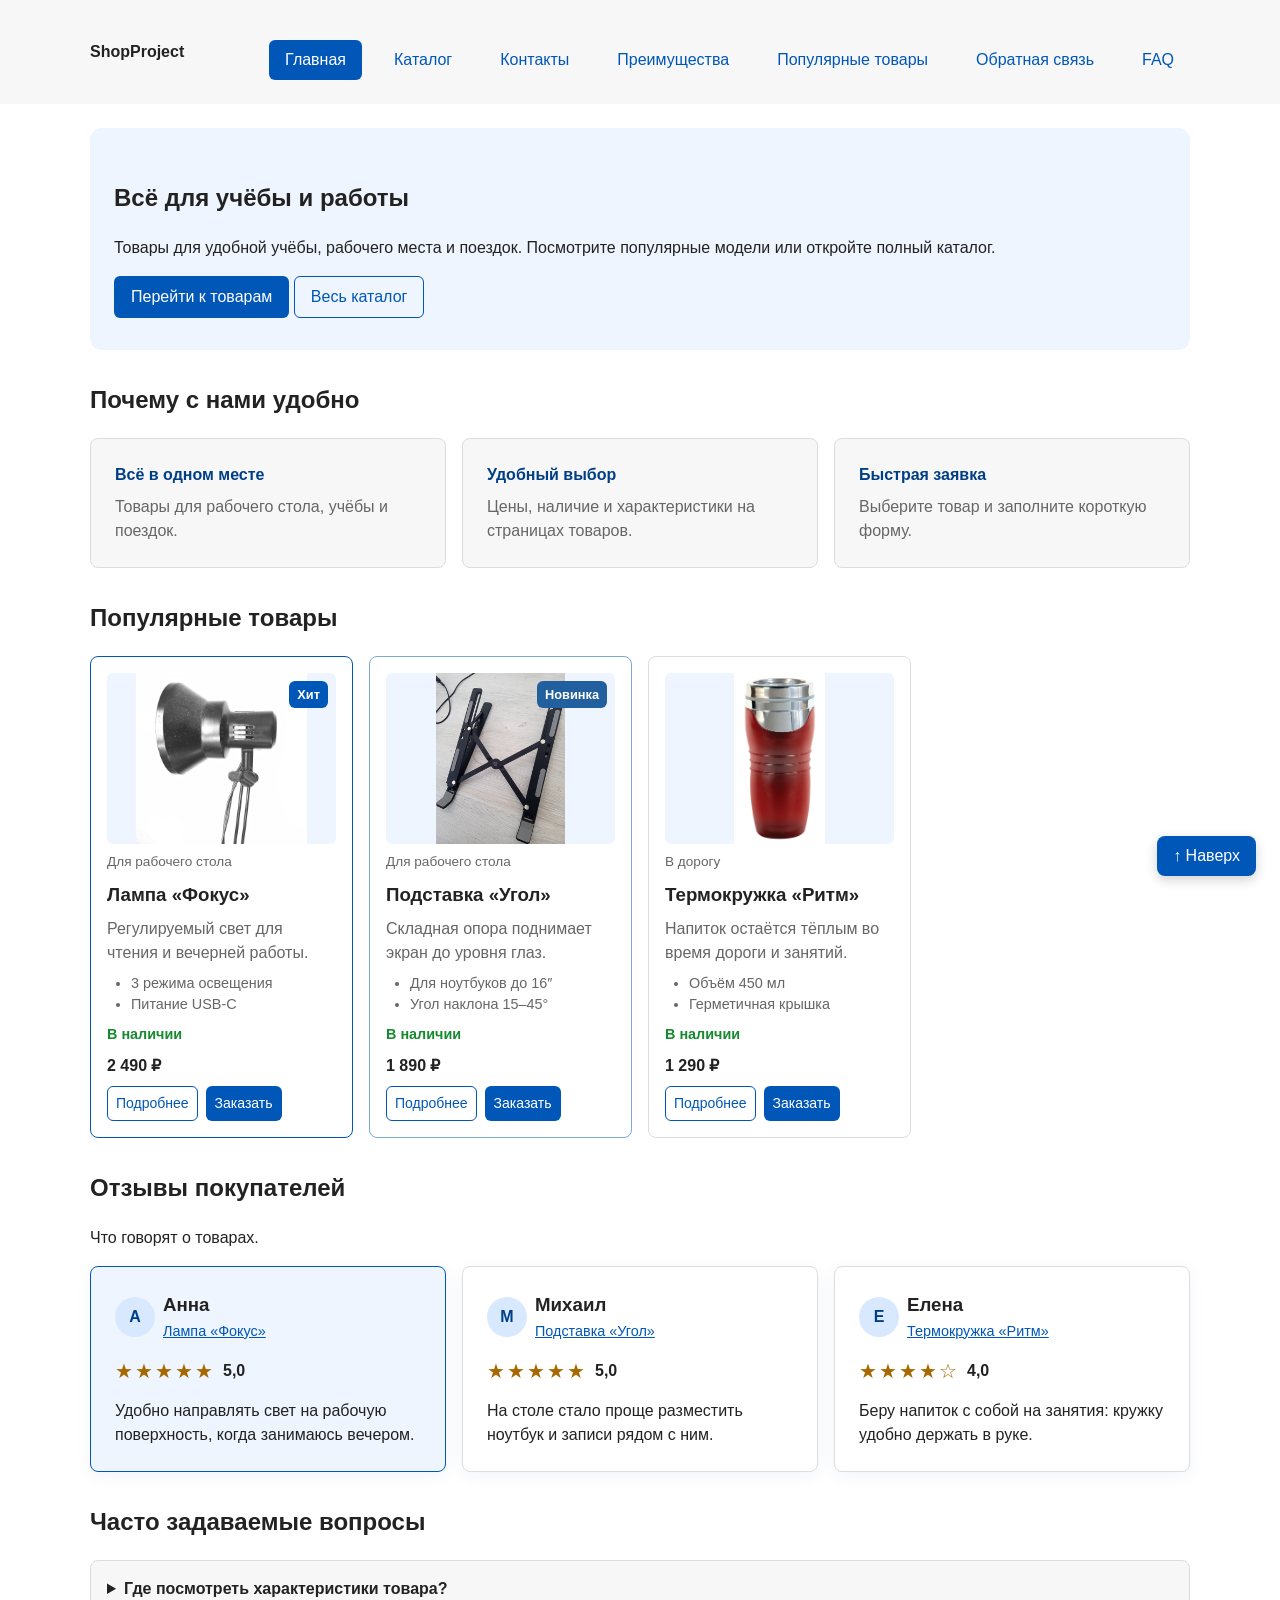
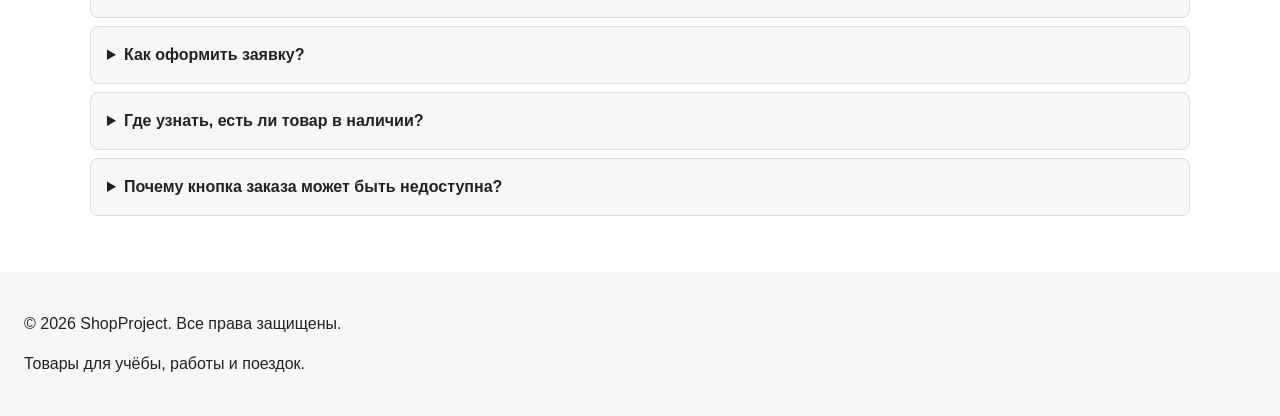
<file: index.html>
<!DOCTYPE html>
<html lang="ru">
<head>
  <meta charset="UTF-8">
  <meta name="viewport" content="width=device-width, initial-scale=1.0">
  <title>ShopProject — товары для учёбы и работы</title>
  <meta property="og:type" content="website">
  <meta property="og:title" content="ShopProject">
  <meta property="og:description" content="Товары для учёбы, рабочего места и поездок.">
  <link rel="stylesheet" href="css/style.css">
  <script src="js/main.js" defer></script>
</head>
<body>
  <header class="site-header">
    <div class="site-header__inner">
      <a class="site-header__logo" href="index.html">ShopProject</a>
      <nav class="site-nav" aria-label="Основная навигация">
        <ul class="site-nav__list">
          <li class="site-nav__item"><a class="site-nav__link site-nav__link--active" href="index.html" aria-current="page">Главная</a></li>
          <li class="site-nav__item"><a class="site-nav__link" href="catalog.html">Каталог</a></li>
          <li class="site-nav__item"><a class="site-nav__link" href="contacts.html">Контакты</a></li>
          <li class="site-nav__item"><a class="site-nav__link" href="index.html#advantages">Преимущества</a></li>
          <li class="site-nav__item"><a class="site-nav__link" href="index.html#popular">Популярные товары</a></li>
          <li class="site-nav__item"><a class="site-nav__link" href="index.html#contacts">Обратная связь</a></li>
          <li class="site-nav__item"><a class="site-nav__link" href="#faq">FAQ</a></li>
        </ul>
      </nav>
    </div>
  </header>

  <main>
    <section class="hero">
      <h1 class="hero__title">Всё для учёбы и работы</h1>
      <p class="hero__description">
        Товары для удобной учёбы, рабочего места и поездок.
        Посмотрите популярные модели или откройте полный каталог.
      </p>
      <a class="button button--primary hero__button" href="#popular">Перейти к товарам</a>
      <a class="button button--secondary hero__button" href="catalog.html">Весь каталог</a>
    </section>

    <section class="section" id="advantages">
      <h2 class="section__title">Почему с нами удобно</h2>

      <ul class="advantages-list">
        <li class="advantages-list__item"><strong>Всё в одном месте</strong><span>Товары для рабочего стола, учёбы и поездок.</span></li>
        <li class="advantages-list__item"><strong>Удобный выбор</strong><span>Цены, наличие и характеристики на страницах товаров.</span></li>
        <li class="advantages-list__item"><strong>Быстрая заявка</strong><span>Выберите товар и заполните короткую форму.</span></li>
      </ul>
    </section>
    
    <section class="section" id="popular">
      <h2 class="section__title">Популярные товары</h2>

      <div class="products-grid">
        <article class="product-card product-card--featured" id="product-lamp">
          <div class="product-card__media">
            <img class="product-card__image" src="images/lamp.jpg" alt="Чёрная настольная лампа на светлом фоне" width="960" height="961" decoding="async">
            <span class="product-card__badge">Хит</span>
          </div>
          <p class="product-card__category">Для рабочего стола</p>
          <h3 class="product-card__title">Лампа «Фокус»</h3>
          <p class="product-card__description">Регулируемый свет для чтения и вечерней работы.</p>
          <ul class="product-card__features">
            <li>3 режима освещения</li>
            <li>Питание USB-C</li>
          </ul>
          <p class="product-card__availability">В наличии</p>
          <p class="product-card__price">2 490 ₽</p>
          <div class="product-card__actions">
            <a class="button button--secondary" href="product-lamp.html">Подробнее</a>
            <button class="button button--primary product-card__button" type="button" data-product="Лампа «Фокус»">Заказать</button>
          </div>
        </article>

        <article class="product-card product-card--new" id="product-stand">
          <div class="product-card__media">
            <img class="product-card__image" src="images/stand.jpg" alt="Чёрная складная подставка для ноутбука" width="960" height="1280" loading="lazy" decoding="async">
            <span class="product-card__badge product-card__badge--new">Новинка</span>
          </div>
          <p class="product-card__category">Для рабочего стола</p>
          <h3 class="product-card__title">Подставка «Угол»</h3>
          <p class="product-card__description">Складная опора поднимает экран до уровня глаз.</p>
          <ul class="product-card__features">
            <li>Для ноутбуков до 16″</li>
            <li>Угол наклона 15–45°</li>
          </ul>
          <p class="product-card__availability">В наличии</p>
          <p class="product-card__price">1 890 ₽</p>
          <div class="product-card__actions">
            <a class="button button--secondary" href="product-stand.html">Подробнее</a>
            <button class="button button--primary product-card__button" type="button" data-product="Подставка «Угол»">Заказать</button>
          </div>
        </article>

        <article class="product-card" id="product-mug">
          <div class="product-card__media">
            <img class="product-card__image" src="images/mug.jpg" alt="Красная дорожная термокружка с крышкой" width="816" height="1524" loading="lazy" decoding="async">
          </div>
          <p class="product-card__category">В дорогу</p>
          <h3 class="product-card__title">Термокружка «Ритм»</h3>
          <p class="product-card__description">Напиток остаётся тёплым во время дороги и занятий.</p>
          <ul class="product-card__features">
            <li>Объём 450 мл</li>
            <li>Герметичная крышка</li>
          </ul>
          <p class="product-card__availability">В наличии</p>
          <p class="product-card__price">1 290 ₽</p>
          <div class="product-card__actions">
            <a class="button button--secondary" href="product-mug.html">Подробнее</a>
            <button class="button button--primary product-card__button" type="button" data-product="Термокружка «Ритм»">Заказать</button>
          </div>
        </article>
      </div>
    </section>

    <section class="section" id="reviews" aria-labelledby="reviews-title">
      <h2 class="section__title" id="reviews-title">Отзывы покупателей</h2>
      <p class="section__description">Что говорят о товарах.</p>
      <div class="reviews-grid">
        <article class="review-card review-card--featured">
          <div class="review-card__person">
            <span class="review-card__avatar" aria-hidden="true">А</span>
            <div>
              <h3 class="review-card__author">Анна</h3>
              <a class="review-card__product" href="product-lamp.html">Лампа «Фокус»</a>
            </div>
          </div>
          <div class="review-card__rating"><span class="review-card__stars" role="img" aria-label="5 из 5 звёзд">★★★★★</span><span class="review-card__score">5,0</span></div>
          <blockquote class="review-card__quote">Удобно направлять свет на рабочую поверхность, когда занимаюсь вечером.</blockquote>
        </article>
        <article class="review-card">
          <div class="review-card__person">
            <span class="review-card__avatar" aria-hidden="true">М</span>
            <div>
              <h3 class="review-card__author">Михаил</h3>
              <a class="review-card__product" href="product-stand.html">Подставка «Угол»</a>
            </div>
          </div>
          <div class="review-card__rating"><span class="review-card__stars" role="img" aria-label="5 из 5 звёзд">★★★★★</span><span class="review-card__score">5,0</span></div>
          <blockquote class="review-card__quote">На столе стало проще разместить ноутбук и записи рядом с ним.</blockquote>
        </article>
        <article class="review-card">
          <div class="review-card__person">
            <span class="review-card__avatar" aria-hidden="true">Е</span>
            <div>
              <h3 class="review-card__author">Елена</h3>
              <a class="review-card__product" href="product-mug.html">Термокружка «Ритм»</a>
            </div>
          </div>
          <div class="review-card__rating"><span class="review-card__stars" role="img" aria-label="4 из 5 звёзд">★★★★☆</span><span class="review-card__score">4,0</span></div>
          <blockquote class="review-card__quote">Беру напиток с собой на занятия: кружку удобно держать в руке.</blockquote>
        </article>
      </div>
    </section>

    <section class="section section--faq" id="faq" aria-labelledby="faq-title">
      <h2 class="section__title" id="faq-title">Часто задаваемые вопросы</h2>
      <div class="faq__list">
        <details class="faq__item">
          <summary class="faq__question">Где посмотреть характеристики товара?</summary>
          <p class="faq__answer">Нажмите «Подробнее» в карточке товара на главной странице или в каталоге. Откроется отдельная страница с фотографией, подробным описанием, характеристиками, ценой и отзывами. Там же можно проверить наличие и вернуться в нужный раздел каталога.</p>
        </details>
        <details class="faq__item">
          <summary class="faq__question">Как оформить заявку?</summary>
          <p class="faq__answer">Выберите товар и нажмите «Заказать» на его странице или в карточке среди популярных товаров. В открывшейся форме уже будет указано название товара: заполните имя, электронную почту и телефон, при желании добавьте комментарий, затем отметьте согласие на обработку данных. После проверки полей появится сообщение о заполненной заявке.</p>
        </details>
        <details class="faq__item">
          <summary class="faq__question">Где узнать, есть ли товар в наличии?</summary>
          <p class="faq__answer">Посмотрите пометку «В наличии» или «Нет в наличии» в карточке каталога. Такой же статус показан на странице товара рядом с ценой и кнопкой заказа. Это позволяет проверить доступность до заполнения заявки.</p>
        </details>
        <details class="faq__item">
          <summary class="faq__question">Почему кнопка заказа может быть недоступна?</summary>
          <p class="faq__answer">Если товар отмечен как «Нет в наличии», кнопка «Заказать» отключена, поэтому открыть форму заявки для него нельзя. При этом страница товара остаётся доступной: можно посмотреть фотографии, характеристики и отзывы, а затем вернуться в каталог и выбрать другой товар.</p>
        </details>
      </div>
    </section>
  </main>

  <footer class="site-footer" id="contacts">
    <p class="site-footer__text">&copy; 2026 ShopProject. Все права защищены.</p>
    <p class="site-footer__text">Товары для учёбы, работы и поездок.</p>
  </footer>

  <dialog class="order-dialog" id="order-dialog" aria-labelledby="order-dialog-title">
    <h2 class="order-dialog__title" id="order-dialog-title">Оформление заявки</h2>
    <p class="order-dialog__product">Товар: <strong id="order-dialog-product"></strong></p>

    <form class="order-form" id="order-form" action="#" method="post" novalidate>
      <input id="selected-product" name="selected-product" type="hidden">

      <div class="order-form__field">
        <label class="order-form__label" for="order-name">Имя</label>
        <input
          class="order-form__input"
          id="order-name"
          name="name"
          type="text"
          placeholder="Введите ваше имя"
          minlength="2"
          autocomplete="given-name"
          required
        >
      </div>

      <div class="order-form__field">
        <label class="order-form__label" for="order-email">E-mail</label>
        <input
          class="order-form__input"
          id="order-email"
          name="email"
          type="email"
          placeholder="example@mail.ru"
          autocomplete="email"
          required
        >
      </div>

      <div class="order-form__field">
        <label class="order-form__label" for="order-phone">Телефон</label>
        <input
          class="order-form__input"
          id="order-phone"
          name="phone"
          type="tel"
          inputmode="tel"
          placeholder="+7 (900) 000-00-00"
          pattern="^\+7 \(\d{3}\) \d{3}-\d{2}-\d{2}$"
          required
        >
        <small class="order-form__hint">Формат: +7 (900) 000-00-00</small>
      </div>

      <div class="order-form__field">
        <label class="order-form__label" for="order-date">Дата связи</label>
        <input
          class="order-form__input"
          id="order-date"
          name="date"
          type="date"
        >
      </div>

      <div class="order-form__field">
        <label class="order-form__label" for="order-topic">Тема заявки</label>
        <select class="order-form__select" id="order-topic" name="topic" required>
          <option value="">Выберите тему</option>
          <option value="product">Заказ товара</option>
          <option value="consultation">Консультация</option>
          <option value="delivery">Доставка</option>
        </select>
      </div>

      <div class="order-form__field">
        <label class="order-form__label" for="order-comment">Комментарий</label>
        <textarea
          class="order-form__textarea"
          id="order-comment"
          name="comment"
          rows="4"
          placeholder="Укажите дополнительную информацию"
        ></textarea>
      </div>

      <div class="order-form__field">
        <label class="order-form__label">
          <input
            class="order-form__checkbox"
            id="order-agreement"
            name="agreement"
            type="checkbox"
            required
          >
          Я согласен на обработку данных
        </label>
      </div>

      <div class="order-form__actions">
        <button class="button button--secondary" type="button" id="close-order-dialog">Закрыть</button>
        <button class="button button--primary" type="submit">Отправить заявку</button>
      </div>
    </form>
  </dialog>

  <p class="success-message" id="success-message" role="status" hidden>
    Заявка заполнена.
  </p>

  <a class="back-to-top" href="#">↑ Наверх</a>
</body>
</html>
</file>
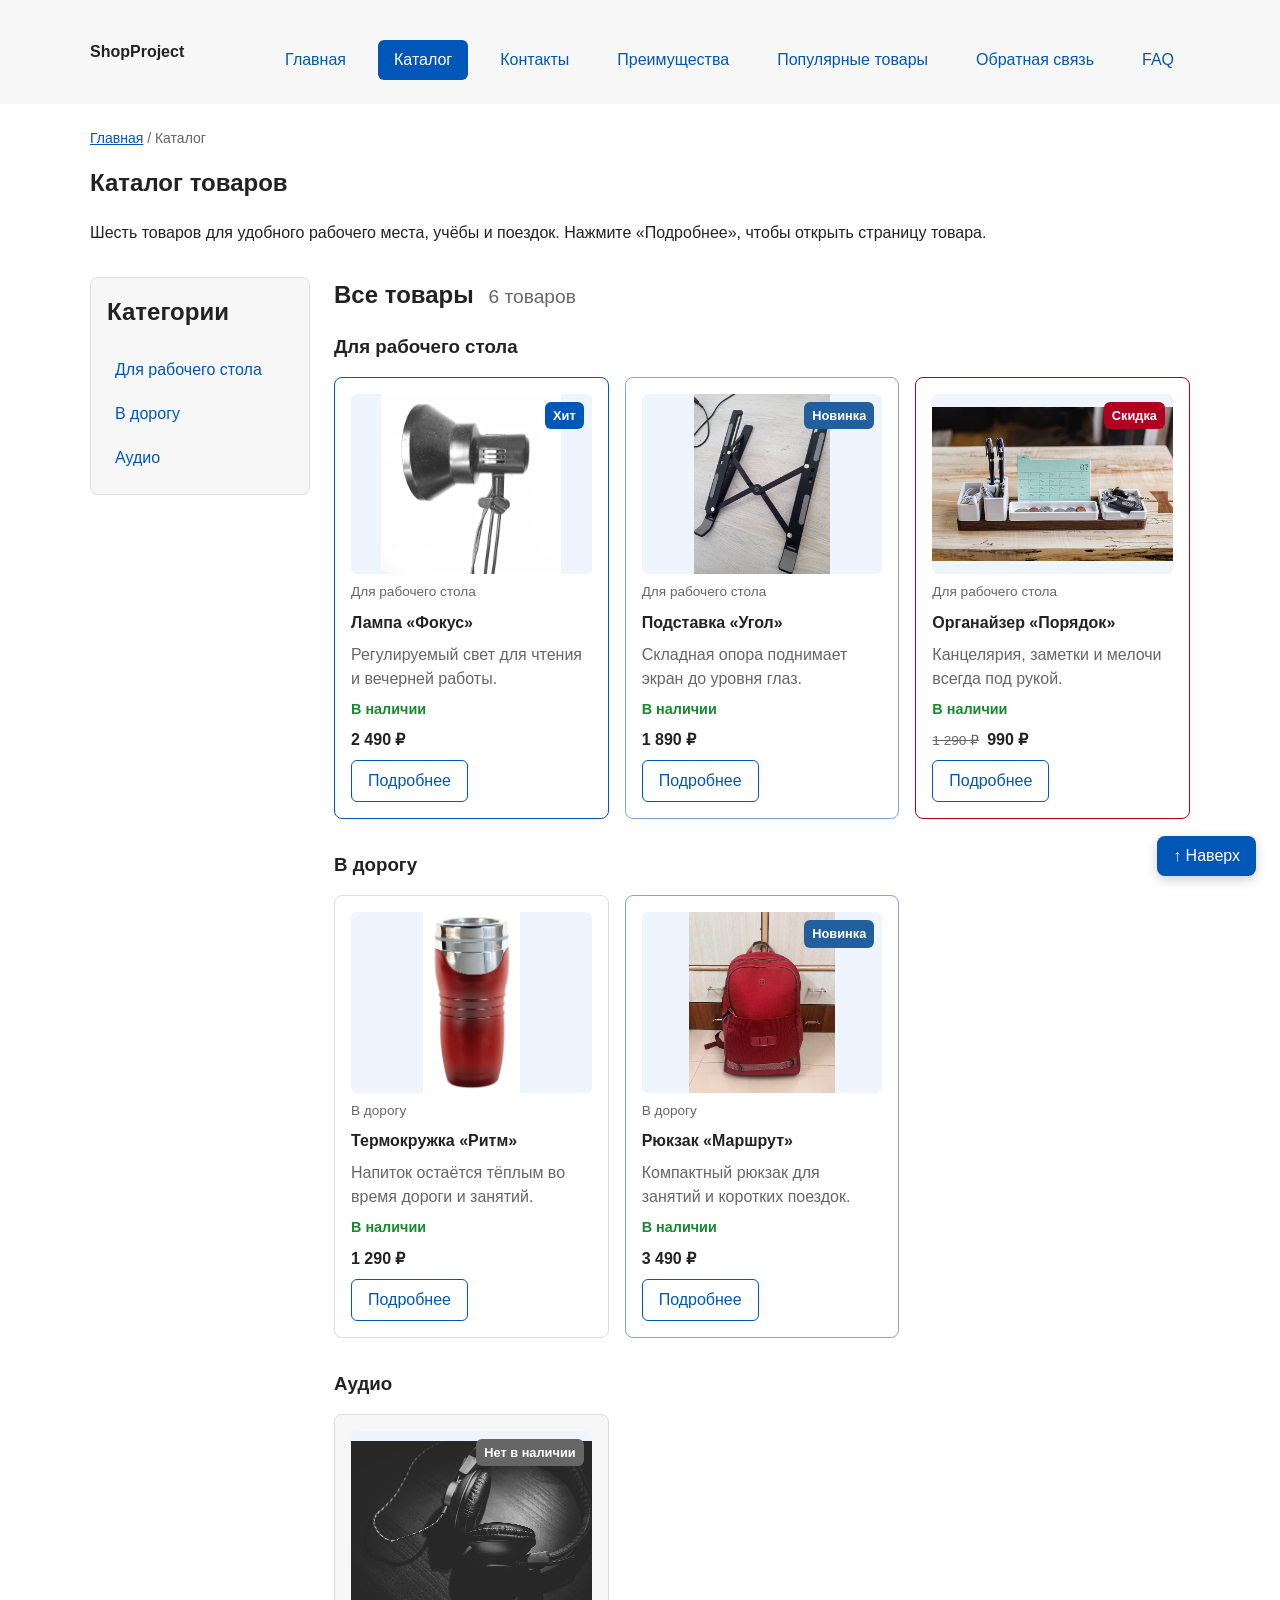
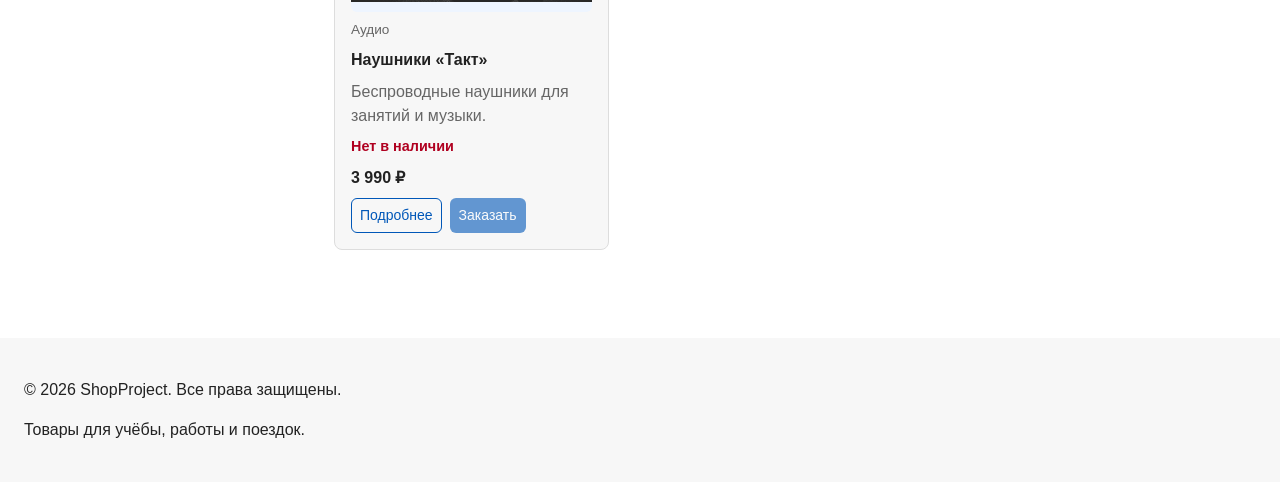
<file: catalog.html>
<!DOCTYPE html>
<html lang="ru">
<head>
  <meta charset="UTF-8">
  <meta name="viewport" content="width=device-width, initial-scale=1.0">
  <meta name="description" content="Каталог товаров для учёбы, рабочего места и поездок.">
  <meta property="og:type" content="website">
  <meta property="og:title" content="ShopProject">
  <meta property="og:description" content="Товары для учёбы, рабочего места и поездок.">
  <title>Каталог товаров — ShopProject</title>
  <link rel="stylesheet" href="css/style.css">
</head>
<body>
  <header class="site-header">
    <div class="site-header__inner">
      <a class="site-header__logo" href="index.html">ShopProject</a>
      <nav class="site-nav" aria-label="Основная навигация">
        <ul class="site-nav__list">
          <li class="site-nav__item"><a class="site-nav__link" href="index.html">Главная</a></li>
          <li class="site-nav__item"><a class="site-nav__link site-nav__link--active" href="catalog.html" aria-current="page">Каталог</a></li>
          <li class="site-nav__item"><a class="site-nav__link" href="contacts.html">Контакты</a></li>
          <li class="site-nav__item"><a class="site-nav__link" href="index.html#advantages">Преимущества</a></li>
          <li class="site-nav__item"><a class="site-nav__link" href="index.html#popular">Популярные товары</a></li>
          <li class="site-nav__item"><a class="site-nav__link" href="index.html#contacts">Обратная связь</a></li>
          <li class="site-nav__item"><a class="site-nav__link" href="index.html#faq">FAQ</a></li>
        </ul>
      </nav>
    </div>
  </header>

  <main>
    <nav class="breadcrumbs" aria-label="Хлебные крошки">
      <a class="breadcrumbs__link" href="index.html">Главная</a>
      <span class="breadcrumbs__current" aria-current="page">Каталог</span>
    </nav>

    <section class="section">
      <h1 class="section__title">Каталог товаров</h1>
      <p class="section__description">Шесть товаров для удобного рабочего места, учёбы и поездок. Нажмите «Подробнее», чтобы открыть страницу товара.</p>
    </section>

    <div class="catalog-layout">
      <aside class="catalog-filters">
        <h2 class="catalog-filters__title">Категории</h2>
        <nav class="catalog-filters__nav" aria-label="Категории каталога">
          <ul class="catalog-filters__list">
            <li><a class="catalog-filters__link" href="#desk">Для рабочего стола</a></li>
            <li><a class="catalog-filters__link" href="#travel">В дорогу</a></li>
            <li><a class="catalog-filters__link" href="#audio">Аудио</a></li>
          </ul>
        </nav>
      </aside>

      <section class="catalog-products">
        <h2 class="catalog-products__title">Все товары <span class="catalog-products__count">6 товаров</span></h2>
        <section class="catalog-products__group" id="desk">
          <h3 class="catalog-products__group-title">Для рабочего стола</h3>
          <div class="products-grid">
            <article class="product-card product-card--featured">
              <div class="product-card__media">
                <img class="product-card__image" src="images/lamp.jpg" alt="Чёрная настольная лампа на светлом фоне" width="960" height="961" loading="lazy" decoding="async">
                <span class="product-card__badge">Хит</span>
              </div>
              <p class="product-card__category">Для рабочего стола</p>
              <h4 class="product-card__title">Лампа «Фокус»</h4>
              <p class="product-card__description">Регулируемый свет для чтения и вечерней работы.</p>
              <p class="product-card__availability">В наличии</p>
              <p class="product-card__price">2 490 ₽</p>
              <a class="button button--secondary product-card__button" href="product-lamp.html">Подробнее</a>
            </article>

            <article class="product-card product-card--new">
              <div class="product-card__media">
                <img class="product-card__image" src="images/stand.jpg" alt="Чёрная складная подставка для ноутбука" width="960" height="1280" loading="lazy" decoding="async">
                <span class="product-card__badge product-card__badge--new">Новинка</span>
              </div>
              <p class="product-card__category">Для рабочего стола</p>
              <h4 class="product-card__title">Подставка «Угол»</h4>
              <p class="product-card__description">Складная опора поднимает экран до уровня глаз.</p>
              <p class="product-card__availability">В наличии</p>
              <p class="product-card__price">1 890 ₽</p>
              <a class="button button--secondary product-card__button" href="product-stand.html">Подробнее</a>
            </article>

            <article class="product-card product-card--sale">
              <div class="product-card__media">
                <img class="product-card__image" src="images/organizer.jpg" alt="Настольный органайзер с канцелярией и мелочами" width="960" height="615" loading="lazy" decoding="async">
                <span class="product-card__badge product-card__badge--sale">Скидка</span>
              </div>
              <p class="product-card__category">Для рабочего стола</p>
              <h4 class="product-card__title">Органайзер «Порядок»</h4>
              <p class="product-card__description">Канцелярия, заметки и мелочи всегда под рукой.</p>
              <p class="product-card__availability">В наличии</p>
              <p class="product-card__price"><del class="product-card__old-price">1 290 ₽</del> 990 ₽</p>
              <a class="button button--secondary product-card__button" href="product-organizer.html">Подробнее</a>
            </article>
          </div>
        </section>

        <section class="catalog-products__group" id="travel">
          <h3 class="catalog-products__group-title">В дорогу</h3>
          <div class="products-grid">
            <article class="product-card">
              <div class="product-card__media">
                <img class="product-card__image" src="images/mug.jpg" alt="Красная дорожная термокружка с крышкой" width="816" height="1524" loading="lazy" decoding="async">
              </div>
              <p class="product-card__category">В дорогу</p>
              <h4 class="product-card__title">Термокружка «Ритм»</h4>
              <p class="product-card__description">Напиток остаётся тёплым во время дороги и занятий.</p>
              <p class="product-card__availability">В наличии</p>
              <p class="product-card__price">1 290 ₽</p>
              <a class="button button--secondary product-card__button" href="product-mug.html">Подробнее</a>
            </article>

            <article class="product-card product-card--new">
              <div class="product-card__media">
                <img class="product-card__image" src="images/backpack.jpg" alt="Красный рюкзак с передним карманом" width="960" height="1194" loading="lazy" decoding="async">
                <span class="product-card__badge product-card__badge--new">Новинка</span>
              </div>
              <p class="product-card__category">В дорогу</p>
              <h4 class="product-card__title">Рюкзак «Маршрут»</h4>
              <p class="product-card__description">Компактный рюкзак для занятий и коротких поездок.</p>
              <p class="product-card__availability">В наличии</p>
              <p class="product-card__price">3 490 ₽</p>
              <a class="button button--secondary product-card__button" href="product-backpack.html">Подробнее</a>
            </article>
          </div>
        </section>

        <section class="catalog-products__group" id="audio">
          <h3 class="catalog-products__group-title">Аудио</h3>
          <div class="products-grid">
            <article class="product-card product-card--unavailable">
              <div class="product-card__media">
                <img class="product-card__image" src="images/headphones.jpg" alt="Чёрные полноразмерные наушники на тёмном фоне" width="960" height="641" loading="lazy" decoding="async">
                <span class="product-card__badge product-card__badge--unavailable">Нет в наличии</span>
              </div>
              <p class="product-card__category">Аудио</p>
              <h4 class="product-card__title">Наушники «Такт»</h4>
              <p class="product-card__description">Беспроводные наушники для занятий и музыки.</p>
              <p class="product-card__availability product-card__availability--unavailable">Нет в наличии</p>
              <p class="product-card__price">3 990 ₽</p>
              <div class="product-card__actions">
                <a class="button button--secondary" href="product-headphones.html">Подробнее</a>
                <button class="button button--primary product-card__button" type="button" disabled>Заказать</button>
              </div>
            </article>
          </div>
        </section>
      </section>
    </div>
  </main>

  <footer class="site-footer">
    <p class="site-footer__text">&copy; 2026 ShopProject. Все права защищены.</p>
    <p class="site-footer__text">Товары для учёбы, работы и поездок.</p>
  </footer>
  <a class="back-to-top" href="#">↑ Наверх</a>
</body>
</html>
</file>
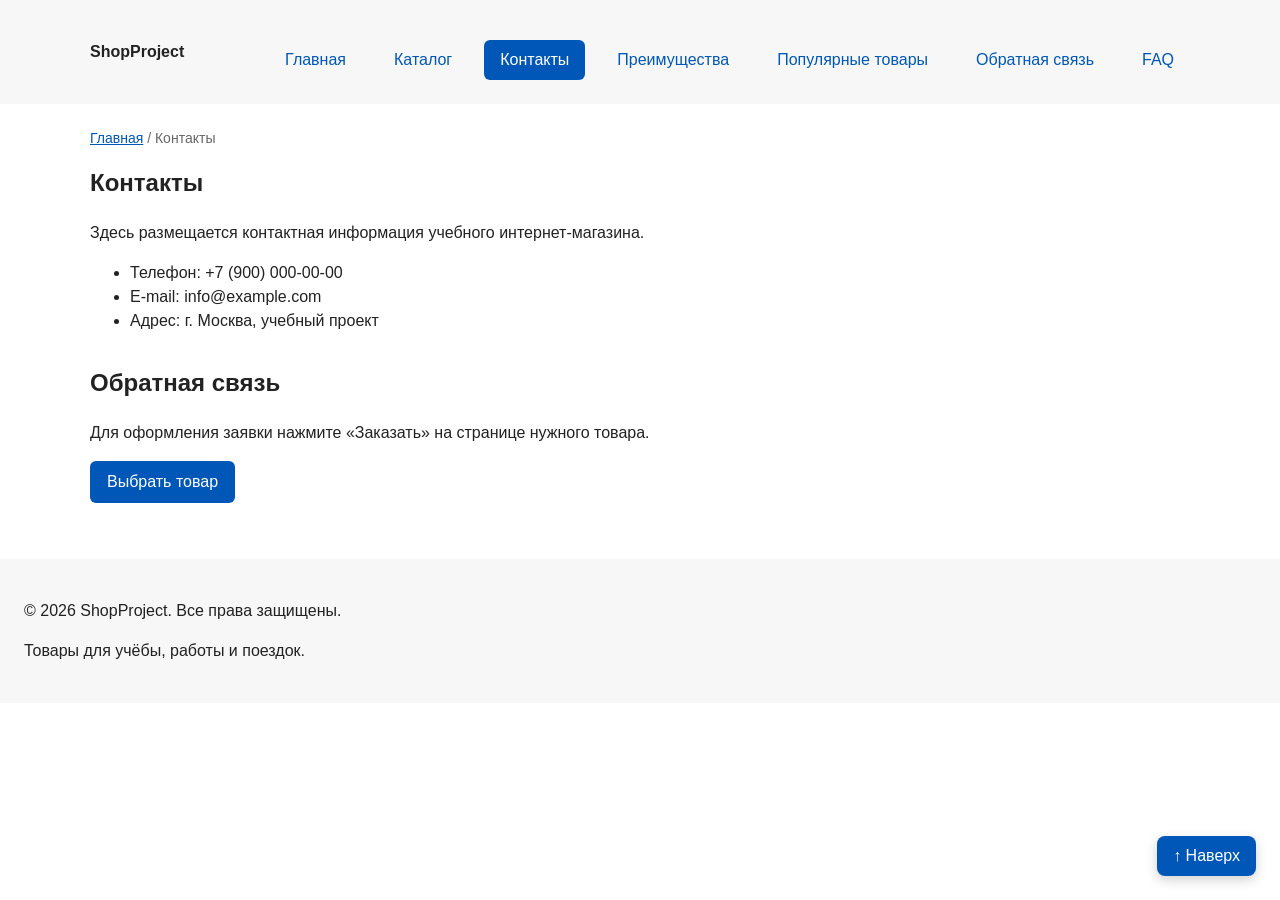
<file: contacts.html>
<!DOCTYPE html>
<html lang="ru">
<head>
  <meta charset="UTF-8">
  <meta name="viewport" content="width=device-width, initial-scale=1.0">
  <meta name="description" content="Контакты магазина ShopProject.">
  <meta property="og:type" content="website">
  <meta property="og:title" content="ShopProject">
  <meta property="og:description" content="Товары для учёбы, рабочего места и поездок.">
  <title>Контакты — ShopProject</title>
  <link rel="stylesheet" href="css/style.css">
</head>
<body>
  <header class="site-header">
    <div class="site-header__inner">
      <a class="site-header__logo" href="index.html">ShopProject</a>
      <nav class="site-nav" aria-label="Основная навигация">
        <ul class="site-nav__list">
          <li class="site-nav__item"><a class="site-nav__link" href="index.html">Главная</a></li>
          <li class="site-nav__item"><a class="site-nav__link" href="catalog.html">Каталог</a></li>
          <li class="site-nav__item"><a class="site-nav__link site-nav__link--active" href="contacts.html" aria-current="page">Контакты</a></li>
          <li class="site-nav__item"><a class="site-nav__link" href="index.html#advantages">Преимущества</a></li>
          <li class="site-nav__item"><a class="site-nav__link" href="index.html#popular">Популярные товары</a></li>
          <li class="site-nav__item"><a class="site-nav__link" href="index.html#contacts">Обратная связь</a></li>
          <li class="site-nav__item"><a class="site-nav__link" href="index.html#faq">FAQ</a></li>
        </ul>
      </nav>
    </div>
  </header>

  <main>
    <nav class="breadcrumbs" aria-label="Хлебные крошки">
      <a class="breadcrumbs__link" href="index.html">Главная</a>
      <span class="breadcrumbs__current" aria-current="page">Контакты</span>
    </nav>

    <section class="section">
      <h1 class="section__title">Контакты</h1>
      <p class="section__description">
        Здесь размещается контактная информация учебного интернет-магазина.
      </p>

      <ul>
        <li>Телефон: +7 (900) 000-00-00</li>
        <li>E-mail: info@example.com</li>
        <li>Адрес: г. Москва, учебный проект</li>
      </ul>
    </section>

    <section class="section" id="feedback">
      <h2 class="section__title">Обратная связь</h2>
      <p class="section__description">
        Для оформления заявки нажмите «Заказать» на странице нужного товара.
      </p>
      <a class="button button--primary" href="catalog.html">Выбрать товар</a>
    </section>
  </main>

  <footer class="site-footer">
    <p class="site-footer__text">&copy; 2026 ShopProject. Все права защищены.</p>
    <p class="site-footer__text">Товары для учёбы, работы и поездок.</p>
  </footer>
  <a class="back-to-top" href="#">↑ Наверх</a>
</body>
</html>
</file>
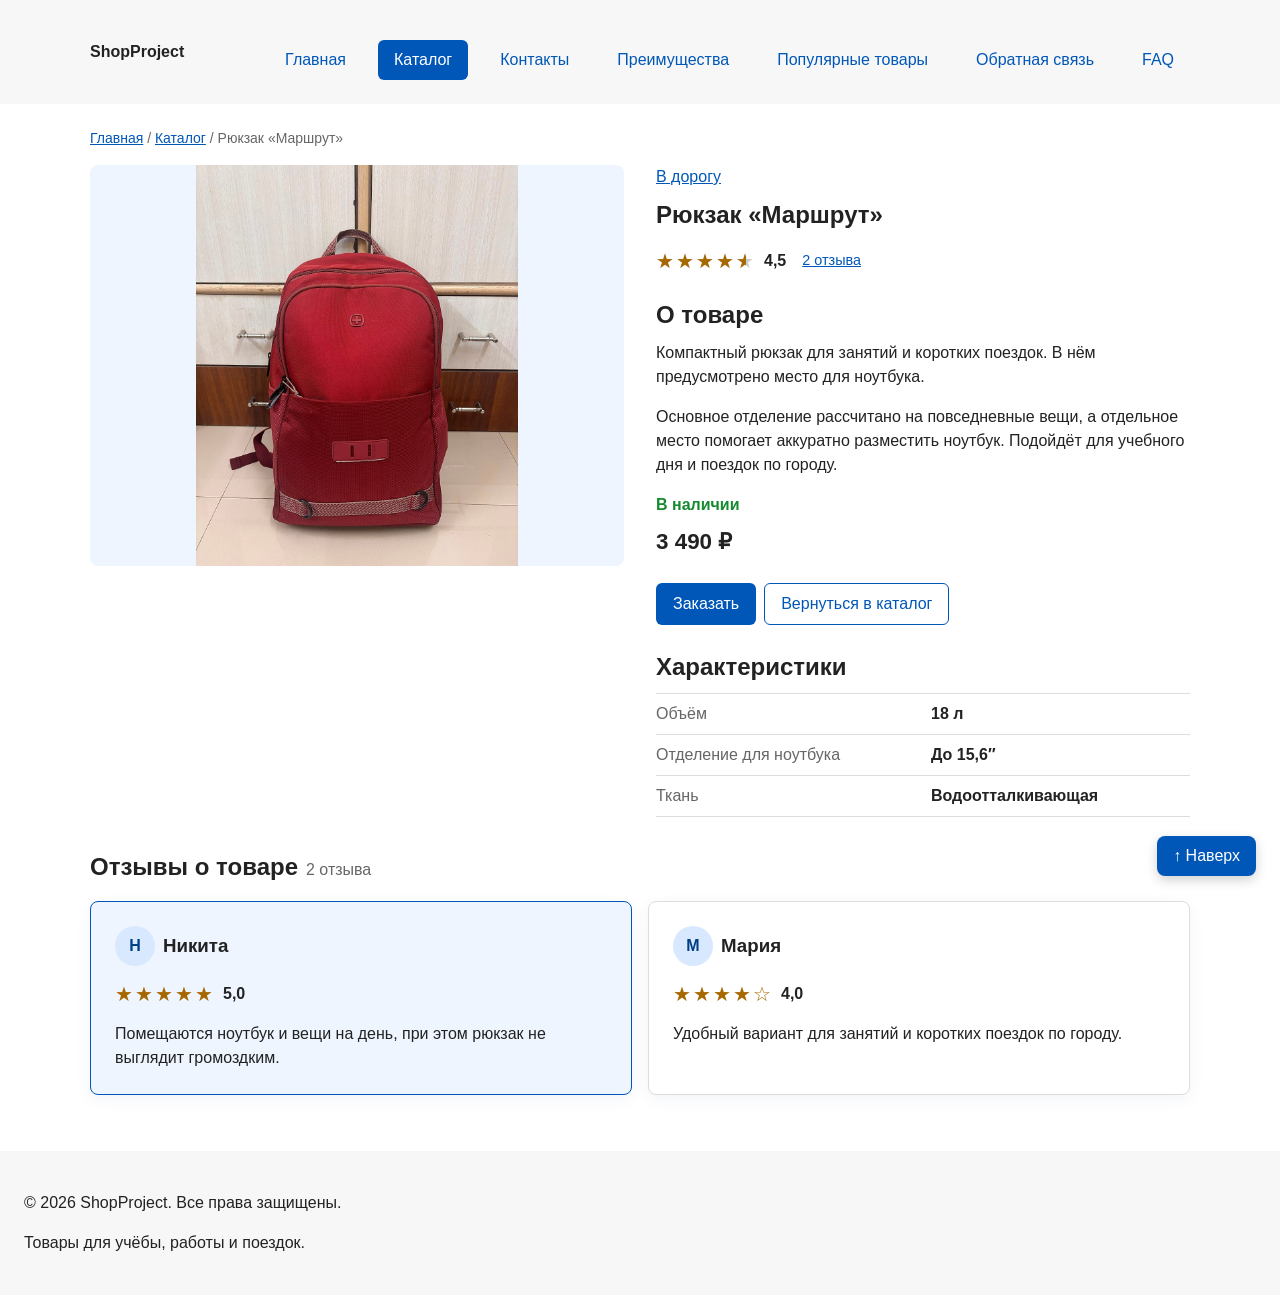
<file: product-backpack.html>
<!DOCTYPE html>
<html lang="ru">
<head>
  <meta charset="UTF-8">
  <meta name="viewport" content="width=device-width, initial-scale=1.0">
  <meta name="description" content="Рюкзак «Маршрут» — описание и характеристики товара.">
  <title>Рюкзак «Маршрут» — ShopProject</title>
  <link rel="stylesheet" href="css/style.css">
  <script src="js/main.js" defer></script>
</head>
<body>
  <header class="site-header">
    <div class="site-header__inner">
      <a class="site-header__logo" href="index.html">ShopProject</a>
      <nav class="site-nav" aria-label="Основная навигация">
        <ul class="site-nav__list">
          <li class="site-nav__item"><a class="site-nav__link" href="index.html">Главная</a></li>
          <li class="site-nav__item"><a class="site-nav__link site-nav__link--active" href="catalog.html">Каталог</a></li>
          <li class="site-nav__item"><a class="site-nav__link" href="contacts.html">Контакты</a></li>
          <li class="site-nav__item"><a class="site-nav__link" href="index.html#advantages">Преимущества</a></li>
          <li class="site-nav__item"><a class="site-nav__link" href="index.html#popular">Популярные товары</a></li>
          <li class="site-nav__item"><a class="site-nav__link" href="index.html#contacts">Обратная связь</a></li>
          <li class="site-nav__item"><a class="site-nav__link" href="index.html#faq">FAQ</a></li>
        </ul>
      </nav>
    </div>
  </header>

  <main>
    <nav class="breadcrumbs" aria-label="Хлебные крошки">
      <a class="breadcrumbs__link" href="index.html">Главная</a>
      <span class="breadcrumbs__current"><a class="breadcrumbs__link" href="catalog.html">Каталог</a></span>
      <span class="breadcrumbs__current" aria-current="page">Рюкзак «Маршрут»</span>
    </nav>

    <article class="product-detail">
      <div class="product-detail__media">
        <img class="product-detail__image" src="images/backpack.jpg" alt="Красный рюкзак с передним карманом" width="960" height="1194" decoding="async">
      </div>
      <div class="product-detail__content">
        <p class="product-detail__category"><a href="catalog.html#travel">В дорогу</a></p>
        <h1 class="product-detail__title">Рюкзак «Маршрут»</h1>
        <div class="product-detail__rating">
          <span class="product-detail__stars product-detail__stars--four-half" role="img" aria-label="Средняя оценка 4,5 из 5 звёзд">★★★★★</span>
          <strong>4,5</strong>
          <a href="#product-reviews">2 отзыва</a>
        </div>
        <h2 class="product-detail__heading">О товаре</h2>
        <p class="product-detail__description">Компактный рюкзак для занятий и коротких поездок. В нём предусмотрено место для ноутбука.</p>
        <p class="product-detail__description">Основное отделение рассчитано на повседневные вещи, а отдельное место помогает аккуратно разместить ноутбук. Подойдёт для учебного дня и поездок по городу.</p>
        <p class="product-detail__availability">В наличии</p>
        <p class="product-detail__price">3 490 ₽</p>
        <div class="product-detail__actions">
          <button class="button button--primary" type="button" data-product="Рюкзак «Маршрут»">Заказать</button>
          <a class="button button--secondary" href="catalog.html#travel">Вернуться в каталог</a>
        </div>
        <h2 class="product-detail__heading">Характеристики</h2>
        <dl class="product-detail__specs">
            <div class="product-detail__spec-row"><dt>Объём</dt><dd>18 л</dd></div>
            <div class="product-detail__spec-row"><dt>Отделение для ноутбука</dt><dd>До 15,6″</dd></div>
            <div class="product-detail__spec-row"><dt>Ткань</dt><dd>Водоотталкивающая</dd></div>
        </dl>
      </div>
    </article>

    <section class="section product-reviews" id="product-reviews" aria-labelledby="product-reviews-title">
      <div class="product-reviews__header">
        <h2 class="section__title" id="product-reviews-title">Отзывы о товаре</h2>
        <span class="product-reviews__count">2 отзыва</span>
      </div>
      <div class="reviews-grid">
        <article class="review-card review-card--featured">
          <div class="review-card__person">
            <span class="review-card__avatar" aria-hidden="true">Н</span>
            <h3 class="review-card__author">Никита</h3>
          </div>
          <div class="review-card__rating"><span class="review-card__stars" role="img" aria-label="5 из 5 звёзд">★★★★★</span><span class="review-card__score">5,0</span></div>
          <blockquote class="review-card__quote">Помещаются ноутбук и вещи на день, при этом рюкзак не выглядит громоздким.</blockquote>
        </article>
        <article class="review-card">
          <div class="review-card__person">
            <span class="review-card__avatar" aria-hidden="true">М</span>
            <h3 class="review-card__author">Мария</h3>
          </div>
          <div class="review-card__rating"><span class="review-card__stars" role="img" aria-label="4 из 5 звёзд">★★★★☆</span><span class="review-card__score">4,0</span></div>
          <blockquote class="review-card__quote">Удобный вариант для занятий и коротких поездок по городу.</blockquote>
        </article>
      </div>
    </section>
  </main>

  <footer class="site-footer">
    <p class="site-footer__text">&copy; 2026 ShopProject. Все права защищены.</p>
    <p class="site-footer__text">Товары для учёбы, работы и поездок.</p>
  </footer>
  <a class="back-to-top" href="#">↑ Наверх</a>
</body>
</html>
</file>
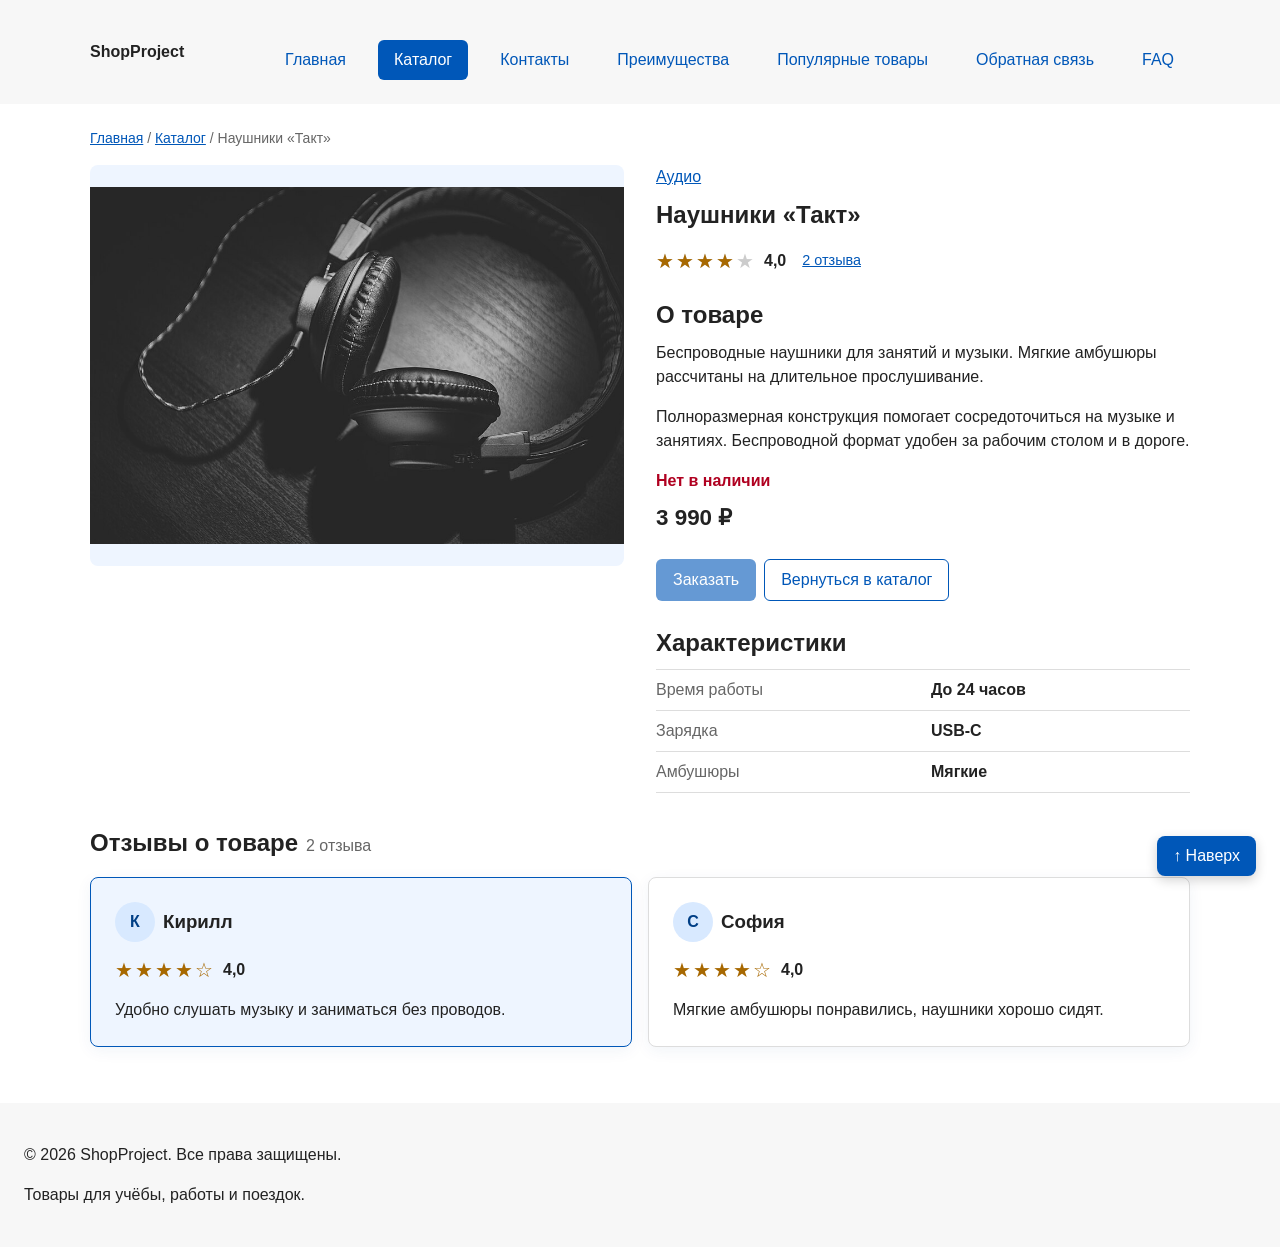
<file: product-headphones.html>
<!DOCTYPE html>
<html lang="ru">
<head>
  <meta charset="UTF-8">
  <meta name="viewport" content="width=device-width, initial-scale=1.0">
  <meta name="description" content="Наушники «Такт» — описание и характеристики товара.">
  <title>Наушники «Такт» — ShopProject</title>
  <link rel="stylesheet" href="css/style.css">
  <script src="js/main.js" defer></script>
</head>
<body>
  <header class="site-header">
    <div class="site-header__inner">
      <a class="site-header__logo" href="index.html">ShopProject</a>
      <nav class="site-nav" aria-label="Основная навигация">
        <ul class="site-nav__list">
          <li class="site-nav__item"><a class="site-nav__link" href="index.html">Главная</a></li>
          <li class="site-nav__item"><a class="site-nav__link site-nav__link--active" href="catalog.html">Каталог</a></li>
          <li class="site-nav__item"><a class="site-nav__link" href="contacts.html">Контакты</a></li>
          <li class="site-nav__item"><a class="site-nav__link" href="index.html#advantages">Преимущества</a></li>
          <li class="site-nav__item"><a class="site-nav__link" href="index.html#popular">Популярные товары</a></li>
          <li class="site-nav__item"><a class="site-nav__link" href="index.html#contacts">Обратная связь</a></li>
          <li class="site-nav__item"><a class="site-nav__link" href="index.html#faq">FAQ</a></li>
        </ul>
      </nav>
    </div>
  </header>

  <main>
    <nav class="breadcrumbs" aria-label="Хлебные крошки">
      <a class="breadcrumbs__link" href="index.html">Главная</a>
      <span class="breadcrumbs__current"><a class="breadcrumbs__link" href="catalog.html">Каталог</a></span>
      <span class="breadcrumbs__current" aria-current="page">Наушники «Такт»</span>
    </nav>

    <article class="product-detail">
      <div class="product-detail__media">
        <img class="product-detail__image" src="images/headphones.jpg" alt="Чёрные полноразмерные наушники на тёмном фоне" width="960" height="641" decoding="async">
      </div>
      <div class="product-detail__content">
        <p class="product-detail__category"><a href="catalog.html#audio">Аудио</a></p>
        <h1 class="product-detail__title">Наушники «Такт»</h1>
        <div class="product-detail__rating">
          <span class="product-detail__stars product-detail__stars--four" role="img" aria-label="Средняя оценка 4,0 из 5 звёзд">★★★★★</span>
          <strong>4,0</strong>
          <a href="#product-reviews">2 отзыва</a>
        </div>
        <h2 class="product-detail__heading">О товаре</h2>
        <p class="product-detail__description">Беспроводные наушники для занятий и музыки. Мягкие амбушюры рассчитаны на длительное прослушивание.</p>
        <p class="product-detail__description">Полноразмерная конструкция помогает сосредоточиться на музыке и занятиях. Беспроводной формат удобен за рабочим столом и в дороге.</p>
        <p class="product-detail__availability product-detail__availability--unavailable">Нет в наличии</p>
        <p class="product-detail__price">3 990 ₽</p>
        <div class="product-detail__actions">
          <button class="button button--primary" type="button" disabled>Заказать</button>
          <a class="button button--secondary" href="catalog.html#audio">Вернуться в каталог</a>
        </div>
        <h2 class="product-detail__heading">Характеристики</h2>
        <dl class="product-detail__specs">
            <div class="product-detail__spec-row"><dt>Время работы</dt><dd>До 24 часов</dd></div>
            <div class="product-detail__spec-row"><dt>Зарядка</dt><dd>USB-C</dd></div>
            <div class="product-detail__spec-row"><dt>Амбушюры</dt><dd>Мягкие</dd></div>
        </dl>
      </div>
    </article>

    <section class="section product-reviews" id="product-reviews" aria-labelledby="product-reviews-title">
      <div class="product-reviews__header">
        <h2 class="section__title" id="product-reviews-title">Отзывы о товаре</h2>
        <span class="product-reviews__count">2 отзыва</span>
      </div>
      <div class="reviews-grid">
        <article class="review-card review-card--featured">
          <div class="review-card__person">
            <span class="review-card__avatar" aria-hidden="true">К</span>
            <h3 class="review-card__author">Кирилл</h3>
          </div>
          <div class="review-card__rating"><span class="review-card__stars" role="img" aria-label="4 из 5 звёзд">★★★★☆</span><span class="review-card__score">4,0</span></div>
          <blockquote class="review-card__quote">Удобно слушать музыку и заниматься без проводов.</blockquote>
        </article>
        <article class="review-card">
          <div class="review-card__person">
            <span class="review-card__avatar" aria-hidden="true">С</span>
            <h3 class="review-card__author">София</h3>
          </div>
          <div class="review-card__rating"><span class="review-card__stars" role="img" aria-label="4 из 5 звёзд">★★★★☆</span><span class="review-card__score">4,0</span></div>
          <blockquote class="review-card__quote">Мягкие амбушюры понравились, наушники хорошо сидят.</blockquote>
        </article>
      </div>
    </section>
  </main>

  <footer class="site-footer">
    <p class="site-footer__text">&copy; 2026 ShopProject. Все права защищены.</p>
    <p class="site-footer__text">Товары для учёбы, работы и поездок.</p>
  </footer>
  <a class="back-to-top" href="#">↑ Наверх</a>
</body>
</html>
</file>
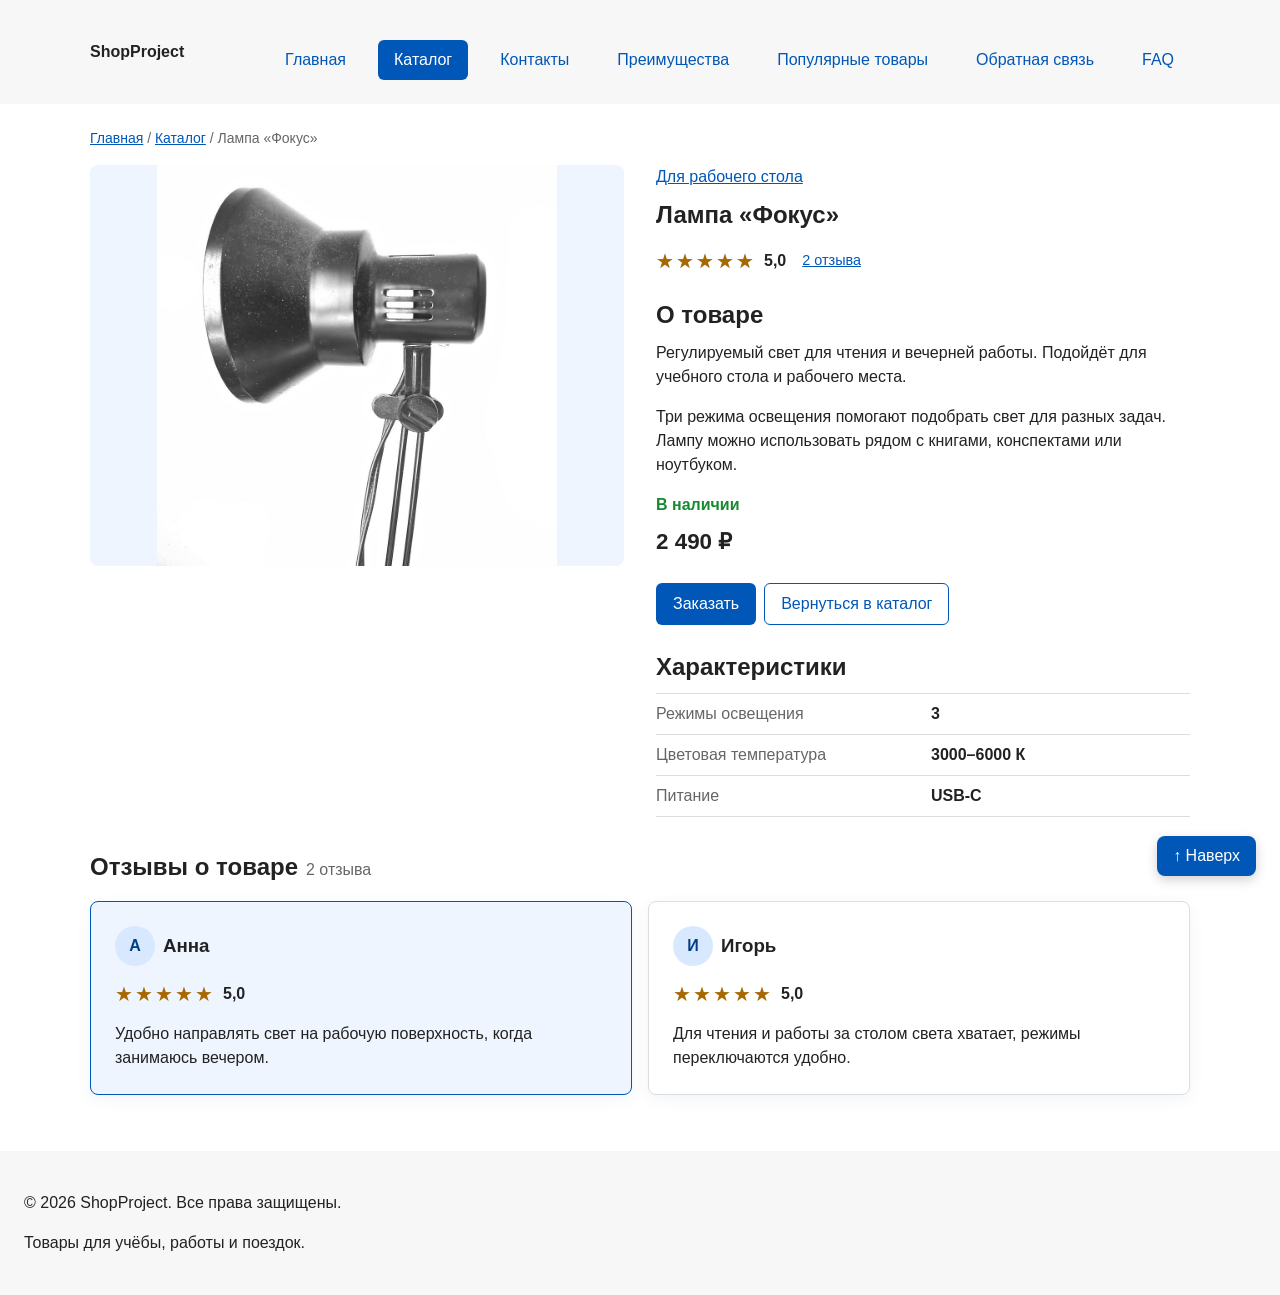
<file: product-lamp.html>
<!DOCTYPE html>
<html lang="ru">
<head>
  <meta charset="UTF-8">
  <meta name="viewport" content="width=device-width, initial-scale=1.0">
  <meta name="description" content="Лампа «Фокус» — описание и характеристики товара.">
  <title>Лампа «Фокус» — ShopProject</title>
  <link rel="stylesheet" href="css/style.css">
  <script src="js/main.js" defer></script>
</head>
<body>
  <header class="site-header">
    <div class="site-header__inner">
      <a class="site-header__logo" href="index.html">ShopProject</a>
      <nav class="site-nav" aria-label="Основная навигация">
        <ul class="site-nav__list">
          <li class="site-nav__item"><a class="site-nav__link" href="index.html">Главная</a></li>
          <li class="site-nav__item"><a class="site-nav__link site-nav__link--active" href="catalog.html">Каталог</a></li>
          <li class="site-nav__item"><a class="site-nav__link" href="contacts.html">Контакты</a></li>
          <li class="site-nav__item"><a class="site-nav__link" href="index.html#advantages">Преимущества</a></li>
          <li class="site-nav__item"><a class="site-nav__link" href="index.html#popular">Популярные товары</a></li>
          <li class="site-nav__item"><a class="site-nav__link" href="index.html#contacts">Обратная связь</a></li>
          <li class="site-nav__item"><a class="site-nav__link" href="index.html#faq">FAQ</a></li>
        </ul>
      </nav>
    </div>
  </header>

  <main>
    <nav class="breadcrumbs" aria-label="Хлебные крошки">
      <a class="breadcrumbs__link" href="index.html">Главная</a>
      <span class="breadcrumbs__current"><a class="breadcrumbs__link" href="catalog.html">Каталог</a></span>
      <span class="breadcrumbs__current" aria-current="page">Лампа «Фокус»</span>
    </nav>

    <article class="product-detail">
      <div class="product-detail__media">
        <img class="product-detail__image" src="images/lamp.jpg" alt="Чёрная настольная лампа на светлом фоне" width="960" height="961" decoding="async">
      </div>
      <div class="product-detail__content">
        <p class="product-detail__category"><a href="catalog.html#desk">Для рабочего стола</a></p>
        <h1 class="product-detail__title">Лампа «Фокус»</h1>
        <div class="product-detail__rating">
          <span class="product-detail__stars product-detail__stars--five" role="img" aria-label="Средняя оценка 5,0 из 5 звёзд">★★★★★</span>
          <strong>5,0</strong>
          <a href="#product-reviews">2 отзыва</a>
        </div>
        <h2 class="product-detail__heading">О товаре</h2>
        <p class="product-detail__description">Регулируемый свет для чтения и вечерней работы. Подойдёт для учебного стола и рабочего места.</p>
        <p class="product-detail__description">Три режима освещения помогают подобрать свет для разных задач. Лампу можно использовать рядом с книгами, конспектами или ноутбуком.</p>
        <p class="product-detail__availability">В наличии</p>
        <p class="product-detail__price">2 490 ₽</p>
        <div class="product-detail__actions">
          <button class="button button--primary" type="button" data-product="Лампа «Фокус»">Заказать</button>
          <a class="button button--secondary" href="catalog.html#desk">Вернуться в каталог</a>
        </div>
        <h2 class="product-detail__heading">Характеристики</h2>
        <dl class="product-detail__specs">
            <div class="product-detail__spec-row"><dt>Режимы освещения</dt><dd>3</dd></div>
            <div class="product-detail__spec-row"><dt>Цветовая температура</dt><dd>3000–6000 К</dd></div>
            <div class="product-detail__spec-row"><dt>Питание</dt><dd>USB-C</dd></div>
        </dl>
      </div>
    </article>

    <section class="section product-reviews" id="product-reviews" aria-labelledby="product-reviews-title">
      <div class="product-reviews__header">
        <h2 class="section__title" id="product-reviews-title">Отзывы о товаре</h2>
        <span class="product-reviews__count">2 отзыва</span>
      </div>
      <div class="reviews-grid">
        <article class="review-card review-card--featured">
          <div class="review-card__person">
            <span class="review-card__avatar" aria-hidden="true">А</span>
            <h3 class="review-card__author">Анна</h3>
          </div>
          <div class="review-card__rating"><span class="review-card__stars" role="img" aria-label="5 из 5 звёзд">★★★★★</span><span class="review-card__score">5,0</span></div>
          <blockquote class="review-card__quote">Удобно направлять свет на рабочую поверхность, когда занимаюсь вечером.</blockquote>
        </article>
        <article class="review-card">
          <div class="review-card__person">
            <span class="review-card__avatar" aria-hidden="true">И</span>
            <h3 class="review-card__author">Игорь</h3>
          </div>
          <div class="review-card__rating"><span class="review-card__stars" role="img" aria-label="5 из 5 звёзд">★★★★★</span><span class="review-card__score">5,0</span></div>
          <blockquote class="review-card__quote">Для чтения и работы за столом света хватает, режимы переключаются удобно.</blockquote>
        </article>
      </div>
    </section>
  </main>

  <footer class="site-footer">
    <p class="site-footer__text">&copy; 2026 ShopProject. Все права защищены.</p>
    <p class="site-footer__text">Товары для учёбы, работы и поездок.</p>
  </footer>
  <a class="back-to-top" href="#">↑ Наверх</a>
</body>
</html>
</file>
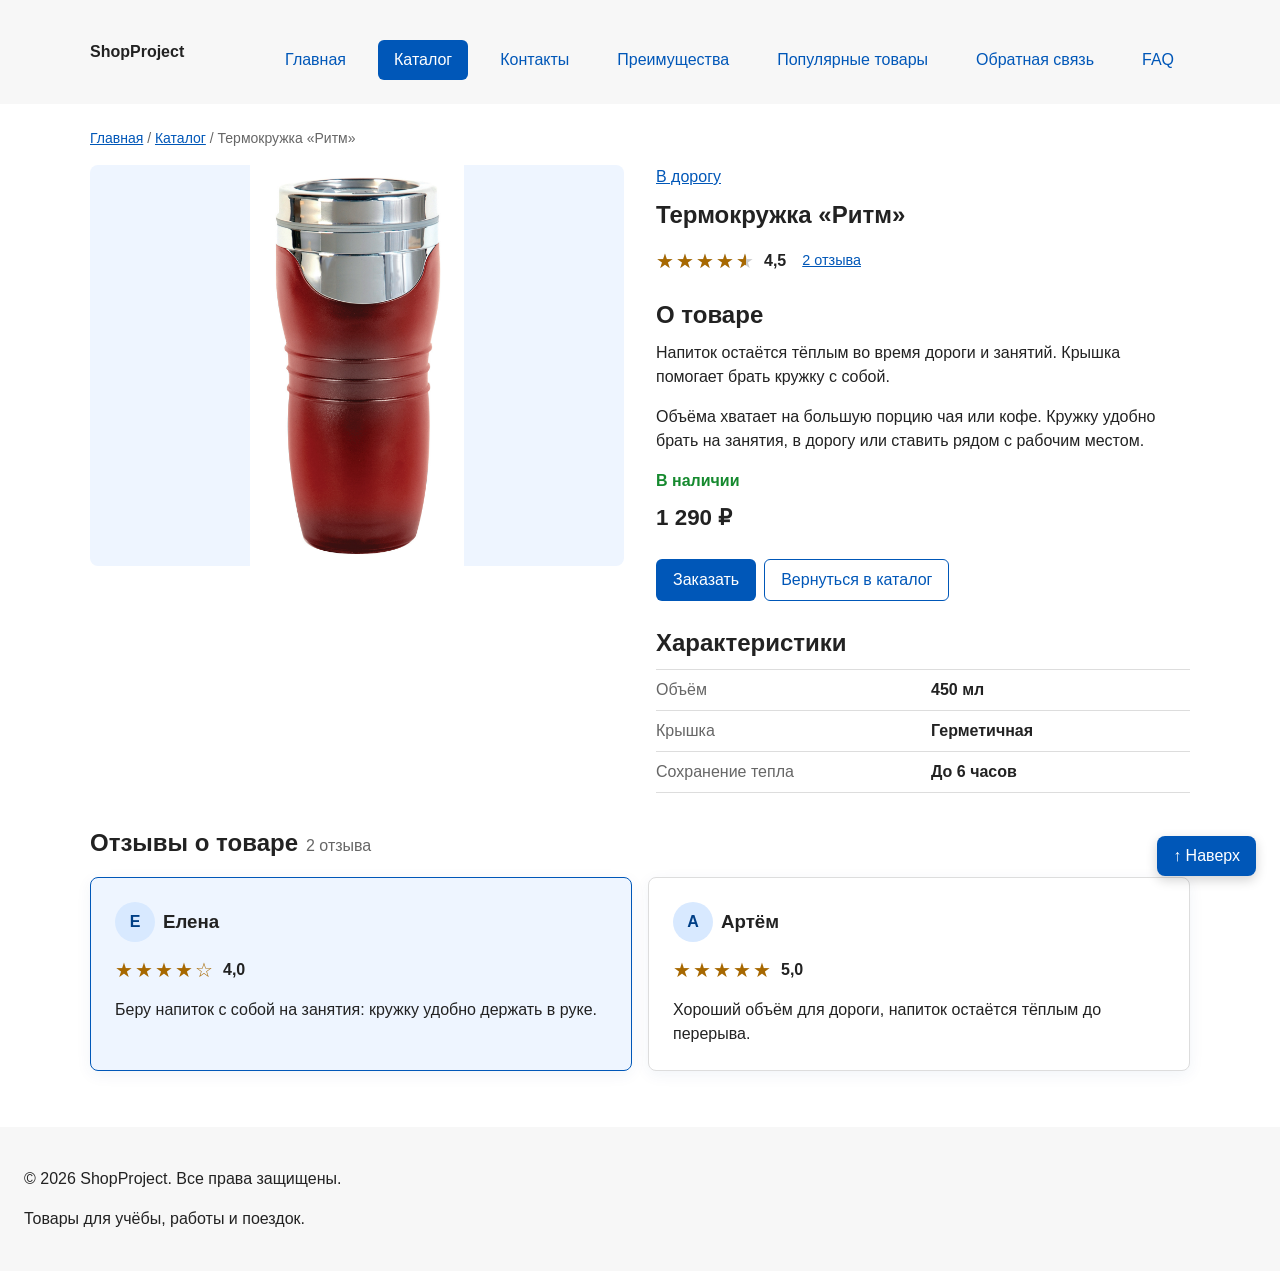
<file: product-mug.html>
<!DOCTYPE html>
<html lang="ru">
<head>
  <meta charset="UTF-8">
  <meta name="viewport" content="width=device-width, initial-scale=1.0">
  <meta name="description" content="Термокружка «Ритм» — описание и характеристики товара.">
  <title>Термокружка «Ритм» — ShopProject</title>
  <link rel="stylesheet" href="css/style.css">
  <script src="js/main.js" defer></script>
</head>
<body>
  <header class="site-header">
    <div class="site-header__inner">
      <a class="site-header__logo" href="index.html">ShopProject</a>
      <nav class="site-nav" aria-label="Основная навигация">
        <ul class="site-nav__list">
          <li class="site-nav__item"><a class="site-nav__link" href="index.html">Главная</a></li>
          <li class="site-nav__item"><a class="site-nav__link site-nav__link--active" href="catalog.html">Каталог</a></li>
          <li class="site-nav__item"><a class="site-nav__link" href="contacts.html">Контакты</a></li>
          <li class="site-nav__item"><a class="site-nav__link" href="index.html#advantages">Преимущества</a></li>
          <li class="site-nav__item"><a class="site-nav__link" href="index.html#popular">Популярные товары</a></li>
          <li class="site-nav__item"><a class="site-nav__link" href="index.html#contacts">Обратная связь</a></li>
          <li class="site-nav__item"><a class="site-nav__link" href="index.html#faq">FAQ</a></li>
        </ul>
      </nav>
    </div>
  </header>

  <main>
    <nav class="breadcrumbs" aria-label="Хлебные крошки">
      <a class="breadcrumbs__link" href="index.html">Главная</a>
      <span class="breadcrumbs__current"><a class="breadcrumbs__link" href="catalog.html">Каталог</a></span>
      <span class="breadcrumbs__current" aria-current="page">Термокружка «Ритм»</span>
    </nav>

    <article class="product-detail">
      <div class="product-detail__media">
        <img class="product-detail__image" src="images/mug.jpg" alt="Красная дорожная термокружка с крышкой" width="816" height="1524" decoding="async">
      </div>
      <div class="product-detail__content">
        <p class="product-detail__category"><a href="catalog.html#travel">В дорогу</a></p>
        <h1 class="product-detail__title">Термокружка «Ритм»</h1>
        <div class="product-detail__rating">
          <span class="product-detail__stars product-detail__stars--four-half" role="img" aria-label="Средняя оценка 4,5 из 5 звёзд">★★★★★</span>
          <strong>4,5</strong>
          <a href="#product-reviews">2 отзыва</a>
        </div>
        <h2 class="product-detail__heading">О товаре</h2>
        <p class="product-detail__description">Напиток остаётся тёплым во время дороги и занятий. Крышка помогает брать кружку с собой.</p>
        <p class="product-detail__description">Объёма хватает на большую порцию чая или кофе. Кружку удобно брать на занятия, в дорогу или ставить рядом с рабочим местом.</p>
        <p class="product-detail__availability">В наличии</p>
        <p class="product-detail__price">1 290 ₽</p>
        <div class="product-detail__actions">
          <button class="button button--primary" type="button" data-product="Термокружка «Ритм»">Заказать</button>
          <a class="button button--secondary" href="catalog.html#travel">Вернуться в каталог</a>
        </div>
        <h2 class="product-detail__heading">Характеристики</h2>
        <dl class="product-detail__specs">
            <div class="product-detail__spec-row"><dt>Объём</dt><dd>450 мл</dd></div>
            <div class="product-detail__spec-row"><dt>Крышка</dt><dd>Герметичная</dd></div>
            <div class="product-detail__spec-row"><dt>Сохранение тепла</dt><dd>До 6 часов</dd></div>
        </dl>
      </div>
    </article>

    <section class="section product-reviews" id="product-reviews" aria-labelledby="product-reviews-title">
      <div class="product-reviews__header">
        <h2 class="section__title" id="product-reviews-title">Отзывы о товаре</h2>
        <span class="product-reviews__count">2 отзыва</span>
      </div>
      <div class="reviews-grid">
        <article class="review-card review-card--featured">
          <div class="review-card__person">
            <span class="review-card__avatar" aria-hidden="true">Е</span>
            <h3 class="review-card__author">Елена</h3>
          </div>
          <div class="review-card__rating"><span class="review-card__stars" role="img" aria-label="4 из 5 звёзд">★★★★☆</span><span class="review-card__score">4,0</span></div>
          <blockquote class="review-card__quote">Беру напиток с собой на занятия: кружку удобно держать в руке.</blockquote>
        </article>
        <article class="review-card">
          <div class="review-card__person">
            <span class="review-card__avatar" aria-hidden="true">А</span>
            <h3 class="review-card__author">Артём</h3>
          </div>
          <div class="review-card__rating"><span class="review-card__stars" role="img" aria-label="5 из 5 звёзд">★★★★★</span><span class="review-card__score">5,0</span></div>
          <blockquote class="review-card__quote">Хороший объём для дороги, напиток остаётся тёплым до перерыва.</blockquote>
        </article>
      </div>
    </section>
  </main>

  <footer class="site-footer">
    <p class="site-footer__text">&copy; 2026 ShopProject. Все права защищены.</p>
    <p class="site-footer__text">Товары для учёбы, работы и поездок.</p>
  </footer>
  <a class="back-to-top" href="#">↑ Наверх</a>
</body>
</html>
</file>
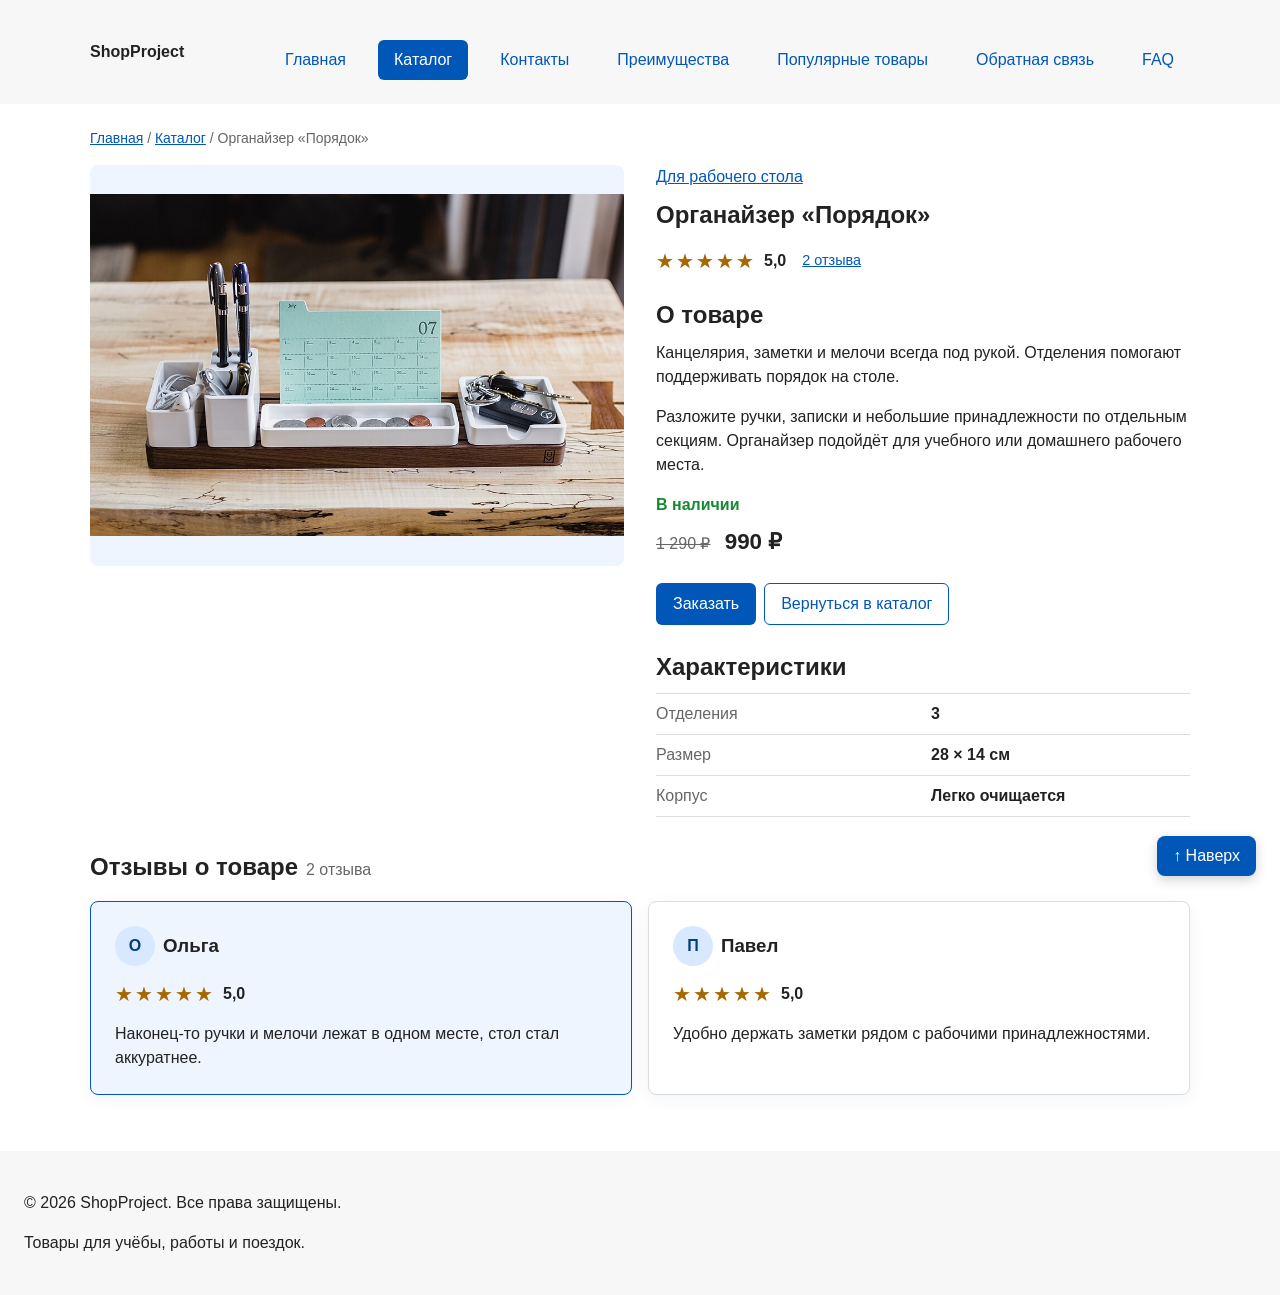
<file: product-organizer.html>
<!DOCTYPE html>
<html lang="ru">
<head>
  <meta charset="UTF-8">
  <meta name="viewport" content="width=device-width, initial-scale=1.0">
  <meta name="description" content="Органайзер «Порядок» — описание и характеристики товара.">
  <title>Органайзер «Порядок» — ShopProject</title>
  <link rel="stylesheet" href="css/style.css">
  <script src="js/main.js" defer></script>
</head>
<body>
  <header class="site-header">
    <div class="site-header__inner">
      <a class="site-header__logo" href="index.html">ShopProject</a>
      <nav class="site-nav" aria-label="Основная навигация">
        <ul class="site-nav__list">
          <li class="site-nav__item"><a class="site-nav__link" href="index.html">Главная</a></li>
          <li class="site-nav__item"><a class="site-nav__link site-nav__link--active" href="catalog.html">Каталог</a></li>
          <li class="site-nav__item"><a class="site-nav__link" href="contacts.html">Контакты</a></li>
          <li class="site-nav__item"><a class="site-nav__link" href="index.html#advantages">Преимущества</a></li>
          <li class="site-nav__item"><a class="site-nav__link" href="index.html#popular">Популярные товары</a></li>
          <li class="site-nav__item"><a class="site-nav__link" href="index.html#contacts">Обратная связь</a></li>
          <li class="site-nav__item"><a class="site-nav__link" href="index.html#faq">FAQ</a></li>
        </ul>
      </nav>
    </div>
  </header>

  <main>
    <nav class="breadcrumbs" aria-label="Хлебные крошки">
      <a class="breadcrumbs__link" href="index.html">Главная</a>
      <span class="breadcrumbs__current"><a class="breadcrumbs__link" href="catalog.html">Каталог</a></span>
      <span class="breadcrumbs__current" aria-current="page">Органайзер «Порядок»</span>
    </nav>

    <article class="product-detail">
      <div class="product-detail__media">
        <img class="product-detail__image" src="images/organizer.jpg" alt="Настольный органайзер с канцелярией и мелочами" width="960" height="615" decoding="async">
      </div>
      <div class="product-detail__content">
        <p class="product-detail__category"><a href="catalog.html#desk">Для рабочего стола</a></p>
        <h1 class="product-detail__title">Органайзер «Порядок»</h1>
        <div class="product-detail__rating">
          <span class="product-detail__stars product-detail__stars--five" role="img" aria-label="Средняя оценка 5,0 из 5 звёзд">★★★★★</span>
          <strong>5,0</strong>
          <a href="#product-reviews">2 отзыва</a>
        </div>
        <h2 class="product-detail__heading">О товаре</h2>
        <p class="product-detail__description">Канцелярия, заметки и мелочи всегда под рукой. Отделения помогают поддерживать порядок на столе.</p>
        <p class="product-detail__description">Разложите ручки, записки и небольшие принадлежности по отдельным секциям. Органайзер подойдёт для учебного или домашнего рабочего места.</p>
        <p class="product-detail__availability">В наличии</p>
        <p class="product-detail__price"><del class="product-detail__old-price">1 290 ₽</del> 990 ₽</p>
        <div class="product-detail__actions">
          <button class="button button--primary" type="button" data-product="Органайзер «Порядок»">Заказать</button>
          <a class="button button--secondary" href="catalog.html#desk">Вернуться в каталог</a>
        </div>
        <h2 class="product-detail__heading">Характеристики</h2>
        <dl class="product-detail__specs">
            <div class="product-detail__spec-row"><dt>Отделения</dt><dd>3</dd></div>
            <div class="product-detail__spec-row"><dt>Размер</dt><dd>28 × 14 см</dd></div>
            <div class="product-detail__spec-row"><dt>Корпус</dt><dd>Легко очищается</dd></div>
        </dl>
      </div>
    </article>

    <section class="section product-reviews" id="product-reviews" aria-labelledby="product-reviews-title">
      <div class="product-reviews__header">
        <h2 class="section__title" id="product-reviews-title">Отзывы о товаре</h2>
        <span class="product-reviews__count">2 отзыва</span>
      </div>
      <div class="reviews-grid">
        <article class="review-card review-card--featured">
          <div class="review-card__person">
            <span class="review-card__avatar" aria-hidden="true">О</span>
            <h3 class="review-card__author">Ольга</h3>
          </div>
          <div class="review-card__rating"><span class="review-card__stars" role="img" aria-label="5 из 5 звёзд">★★★★★</span><span class="review-card__score">5,0</span></div>
          <blockquote class="review-card__quote">Наконец-то ручки и мелочи лежат в одном месте, стол стал аккуратнее.</blockquote>
        </article>
        <article class="review-card">
          <div class="review-card__person">
            <span class="review-card__avatar" aria-hidden="true">П</span>
            <h3 class="review-card__author">Павел</h3>
          </div>
          <div class="review-card__rating"><span class="review-card__stars" role="img" aria-label="5 из 5 звёзд">★★★★★</span><span class="review-card__score">5,0</span></div>
          <blockquote class="review-card__quote">Удобно держать заметки рядом с рабочими принадлежностями.</blockquote>
        </article>
      </div>
    </section>
  </main>

  <footer class="site-footer">
    <p class="site-footer__text">&copy; 2026 ShopProject. Все права защищены.</p>
    <p class="site-footer__text">Товары для учёбы, работы и поездок.</p>
  </footer>
  <a class="back-to-top" href="#">↑ Наверх</a>
</body>
</html>
</file>
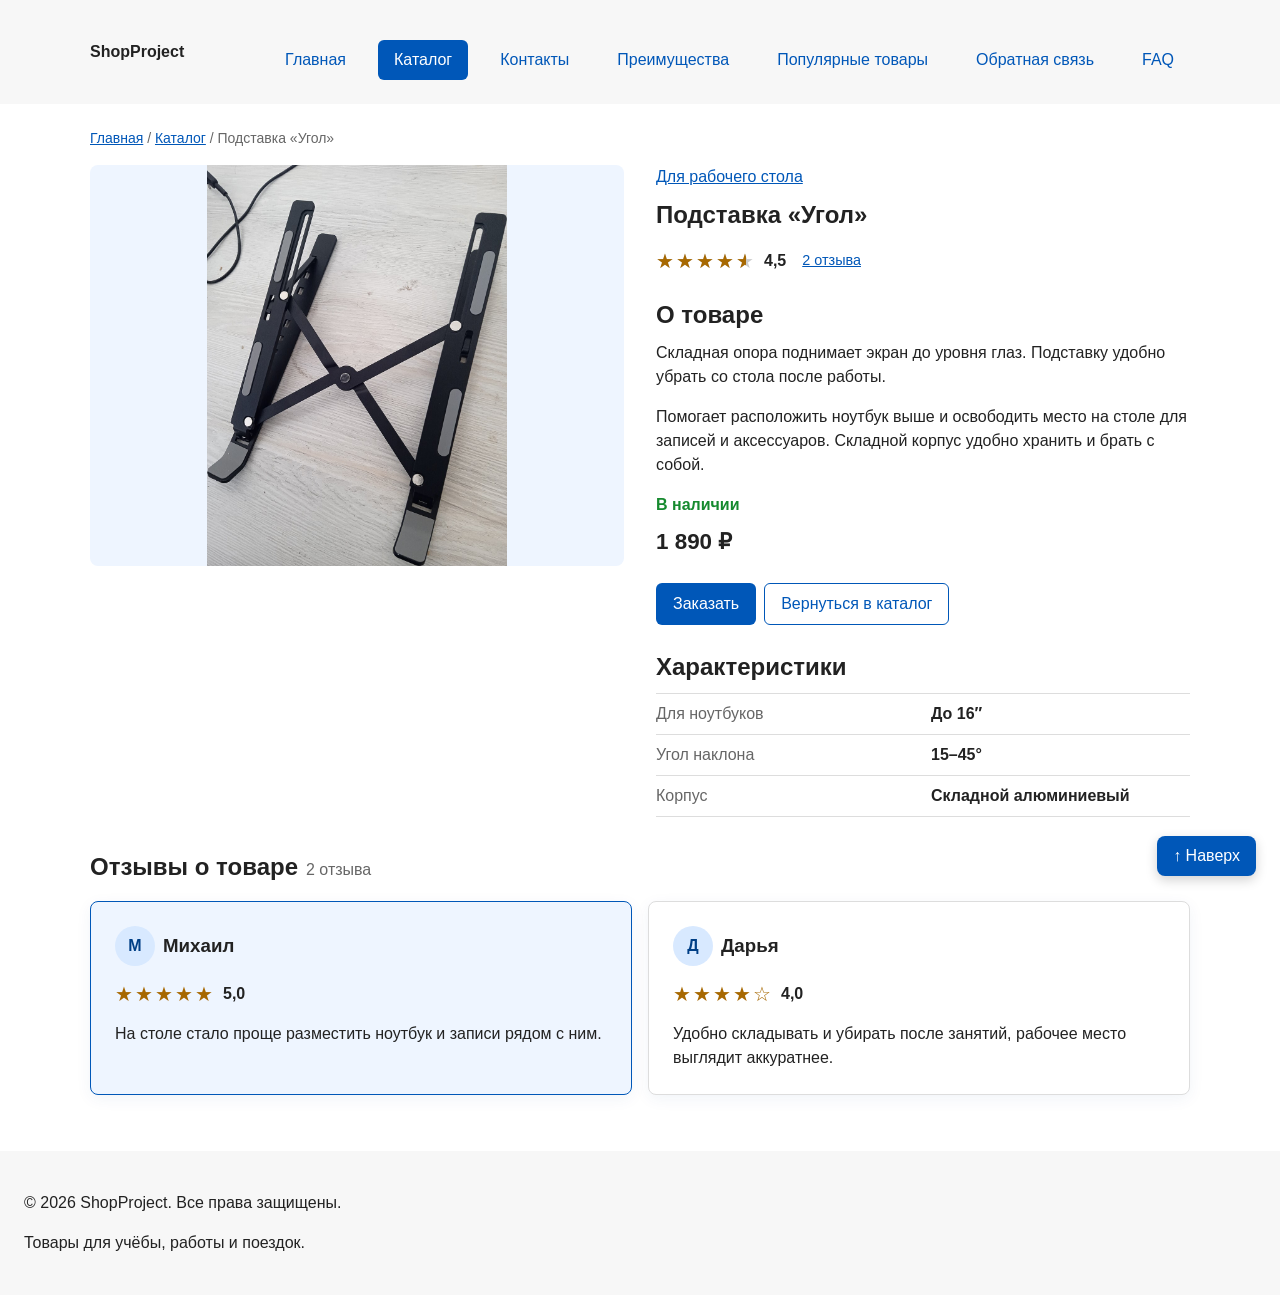
<file: product-stand.html>
<!DOCTYPE html>
<html lang="ru">
<head>
  <meta charset="UTF-8">
  <meta name="viewport" content="width=device-width, initial-scale=1.0">
  <meta name="description" content="Подставка «Угол» — описание и характеристики товара.">
  <title>Подставка «Угол» — ShopProject</title>
  <link rel="stylesheet" href="css/style.css">
  <script src="js/main.js" defer></script>
</head>
<body>
  <header class="site-header">
    <div class="site-header__inner">
      <a class="site-header__logo" href="index.html">ShopProject</a>
      <nav class="site-nav" aria-label="Основная навигация">
        <ul class="site-nav__list">
          <li class="site-nav__item"><a class="site-nav__link" href="index.html">Главная</a></li>
          <li class="site-nav__item"><a class="site-nav__link site-nav__link--active" href="catalog.html">Каталог</a></li>
          <li class="site-nav__item"><a class="site-nav__link" href="contacts.html">Контакты</a></li>
          <li class="site-nav__item"><a class="site-nav__link" href="index.html#advantages">Преимущества</a></li>
          <li class="site-nav__item"><a class="site-nav__link" href="index.html#popular">Популярные товары</a></li>
          <li class="site-nav__item"><a class="site-nav__link" href="index.html#contacts">Обратная связь</a></li>
          <li class="site-nav__item"><a class="site-nav__link" href="index.html#faq">FAQ</a></li>
        </ul>
      </nav>
    </div>
  </header>

  <main>
    <nav class="breadcrumbs" aria-label="Хлебные крошки">
      <a class="breadcrumbs__link" href="index.html">Главная</a>
      <span class="breadcrumbs__current"><a class="breadcrumbs__link" href="catalog.html">Каталог</a></span>
      <span class="breadcrumbs__current" aria-current="page">Подставка «Угол»</span>
    </nav>

    <article class="product-detail">
      <div class="product-detail__media">
        <img class="product-detail__image" src="images/stand.jpg" alt="Чёрная складная подставка для ноутбука" width="960" height="1280" decoding="async">
      </div>
      <div class="product-detail__content">
        <p class="product-detail__category"><a href="catalog.html#desk">Для рабочего стола</a></p>
        <h1 class="product-detail__title">Подставка «Угол»</h1>
        <div class="product-detail__rating">
          <span class="product-detail__stars product-detail__stars--four-half" role="img" aria-label="Средняя оценка 4,5 из 5 звёзд">★★★★★</span>
          <strong>4,5</strong>
          <a href="#product-reviews">2 отзыва</a>
        </div>
        <h2 class="product-detail__heading">О товаре</h2>
        <p class="product-detail__description">Складная опора поднимает экран до уровня глаз. Подставку удобно убрать со стола после работы.</p>
        <p class="product-detail__description">Помогает расположить ноутбук выше и освободить место на столе для записей и аксессуаров. Складной корпус удобно хранить и брать с собой.</p>
        <p class="product-detail__availability">В наличии</p>
        <p class="product-detail__price">1 890 ₽</p>
        <div class="product-detail__actions">
          <button class="button button--primary" type="button" data-product="Подставка «Угол»">Заказать</button>
          <a class="button button--secondary" href="catalog.html#desk">Вернуться в каталог</a>
        </div>
        <h2 class="product-detail__heading">Характеристики</h2>
        <dl class="product-detail__specs">
            <div class="product-detail__spec-row"><dt>Для ноутбуков</dt><dd>До 16″</dd></div>
            <div class="product-detail__spec-row"><dt>Угол наклона</dt><dd>15–45°</dd></div>
            <div class="product-detail__spec-row"><dt>Корпус</dt><dd>Складной алюминиевый</dd></div>
        </dl>
      </div>
    </article>

    <section class="section product-reviews" id="product-reviews" aria-labelledby="product-reviews-title">
      <div class="product-reviews__header">
        <h2 class="section__title" id="product-reviews-title">Отзывы о товаре</h2>
        <span class="product-reviews__count">2 отзыва</span>
      </div>
      <div class="reviews-grid">
        <article class="review-card review-card--featured">
          <div class="review-card__person">
            <span class="review-card__avatar" aria-hidden="true">М</span>
            <h3 class="review-card__author">Михаил</h3>
          </div>
          <div class="review-card__rating"><span class="review-card__stars" role="img" aria-label="5 из 5 звёзд">★★★★★</span><span class="review-card__score">5,0</span></div>
          <blockquote class="review-card__quote">На столе стало проще разместить ноутбук и записи рядом с ним.</blockquote>
        </article>
        <article class="review-card">
          <div class="review-card__person">
            <span class="review-card__avatar" aria-hidden="true">Д</span>
            <h3 class="review-card__author">Дарья</h3>
          </div>
          <div class="review-card__rating"><span class="review-card__stars" role="img" aria-label="4 из 5 звёзд">★★★★☆</span><span class="review-card__score">4,0</span></div>
          <blockquote class="review-card__quote">Удобно складывать и убирать после занятий, рабочее место выглядит аккуратнее.</blockquote>
        </article>
      </div>
    </section>
  </main>

  <footer class="site-footer">
    <p class="site-footer__text">&copy; 2026 ShopProject. Все права защищены.</p>
    <p class="site-footer__text">Товары для учёбы, работы и поездок.</p>
  </footer>
  <a class="back-to-top" href="#">↑ Наверх</a>
</body>
</html>
</file>
<file: css/style.css>
/* Дизайн-токены */
:root {
  --color-bg: #ffffff;
  --color-text: #222222;
  --color-muted: #666666;
  --color-primary: #0057b8;
  --color-primary-dark: #003f86;
  --color-border: #dddddd;
  --color-surface: #f7f7f7;
  --color-surface-accent: #eef5ff;
  --color-danger: #b00020;
  --color-success: #168a2f;
  --color-success-bg: #eefaf0;
  --color-white: #ffffff;
  --space-xs: 4px;
  --space-sm: 8px;
  --space-md: 16px;
  --space-lg: 24px;
  --space-xl: 32px;
  --radius-sm: 6px;
  --radius-md: 8px;
  --radius-lg: 12px;
  --container-width: 1100px;
}

/* Базовые стили */
* { box-sizing: border-box; }
html { scroll-behavior: smooth; }
body {
  margin: 0;
  font-family: Arial, sans-serif;
  line-height: 1.5;
  color: var(--color-text);
  background-color: var(--color-bg);
}
main { padding: var(--space-lg); }
a { color: var(--color-primary); }
a:hover { color: var(--color-primary-dark); }
a:focus-visible {
  outline: 2px solid var(--color-primary);
  outline-offset: 3px;
}
:target {
  outline: 2px dashed var(--color-primary);
  outline-offset: 4px;
}

/* Шапка и навигация */
.site-header {
  position: sticky;
  top: 0;
  z-index: 1000;
  padding: var(--space-lg);
  background-color: var(--color-surface);
}
.site-header__inner {
  display: flex;
  flex-wrap: wrap;
  align-items: center;
  justify-content: space-between;
  gap: var(--space-md);
  max-width: var(--container-width);
  margin: 0 auto;
}
.site-header__logo {
  font-weight: 700;
  color: var(--color-text);
  text-decoration: none;
}
.site-nav__list {
  display: flex;
  flex-wrap: wrap;
  justify-content: center;
  align-items: center;
  gap: var(--space-md);
  padding: 0;
  margin: var(--space-md) 0 0;
  list-style: none;
}
.site-nav__item { margin: 0; }
.site-nav__link {
  display: inline-block;
  padding: var(--space-sm) var(--space-md);
  color: var(--color-primary);
  text-decoration: none;
  border-radius: var(--radius-sm);
}
.site-nav__link:hover,
.site-nav__link--active {
  color: var(--color-white);
  background-color: var(--color-primary);
}
.site-nav__link:focus-visible {
  outline: 2px solid var(--color-primary);
  outline-offset: 3px;
}

/* Общие компоненты страниц */
.breadcrumbs {
  max-width: var(--container-width);
  margin: 0 auto var(--space-md);
  font-size: 14px;
  color: var(--color-muted);
}
.breadcrumbs__link { color: var(--color-primary); }
.breadcrumbs__current::before {
  content: " / ";
  color: var(--color-muted);
}
.hero {
  max-width: var(--container-width);
  margin: 0 auto var(--space-xl);
  padding: var(--space-xl) var(--space-lg);
  background-color: var(--color-surface-accent);
  border-radius: var(--radius-lg);
}
.section {
  max-width: var(--container-width);
  margin: 0 auto var(--space-xl);
}
.section__title { margin-top: 0; }
.section--faq { scroll-margin-top: 160px; }
.advantages-list {
  display: grid;
  grid-template-columns: repeat(auto-fit, minmax(min(100%, 250px), 1fr));
  gap: var(--space-md);
  margin: 0;
  padding: 0;
  list-style: none;
}
.advantages-list__item {
  display: flex;
  flex-direction: column;
  gap: var(--space-sm);
  padding: var(--space-lg);
  border: 1px solid var(--color-border);
  border-radius: var(--radius-md);
  background-color: var(--color-surface);
}
.advantages-list__item strong { color: var(--color-primary-dark); }
.advantages-list__item span { color: var(--color-muted); }
.reviews-grid {
  display: grid;
  grid-template-columns: repeat(auto-fit, minmax(min(100%, 250px), 1fr));
  gap: var(--space-md);
}
.review-card {
  display: flex;
  flex-direction: column;
  gap: var(--space-md);
  padding: var(--space-lg);
  border: 1px solid var(--color-border);
  border-radius: var(--radius-md);
  background-color: var(--color-bg);
  box-shadow: 0 4px 16px rgba(0, 63, 134, 0.06);
}
.review-card--featured {
  border-color: var(--color-primary);
  background-color: var(--color-surface-accent);
}
.review-card__person { display: flex; align-items: center; gap: var(--space-sm); }
.review-card__avatar {
  display: grid;
  flex: 0 0 40px;
  place-items: center;
  width: 40px;
  height: 40px;
  border-radius: 50%;
  color: var(--color-primary-dark);
  background-color: #d8e9ff;
  font-weight: 700;
}
.review-card__author { margin: 0; font-weight: 700; }
.review-card__product { font-size: 0.9rem; }
.review-card__rating { display: flex; align-items: center; gap: var(--space-sm); }
.review-card__stars {
  color: #a76800;
  font-size: 1.25rem;
  letter-spacing: 2px;
  line-height: 1;
  white-space: nowrap;
}
.review-card__score { font-weight: 700; }
.review-card__quote { flex-grow: 1; margin: 0; }
.faq__list { display: grid; gap: var(--space-sm); }
.faq__item {
  padding: var(--space-md);
  border: 1px solid var(--color-border);
  border-radius: var(--radius-md);
  background-color: var(--color-surface);
}
.faq__item[open] { border-color: var(--color-primary); }
.faq__question { cursor: pointer; font-weight: 700; }
.faq__question:focus-visible {
  outline: 2px solid var(--color-primary);
  outline-offset: 4px;
}
.faq__answer { margin: var(--space-sm) 0 0; }
.products-grid {
  display: grid;
  grid-template-columns: repeat(auto-fill, minmax(min(100%, 220px), 1fr));
  gap: var(--space-md);
}
.product-card {
  position: relative;
  display: flex;
  flex-direction: column;
  gap: var(--space-sm);
  min-width: 0;
  margin-bottom: 0;
  padding: var(--space-md);
  border: 1px solid var(--color-border);
  border-radius: var(--radius-md);
  background-color: var(--color-bg);
}
.product-card:hover,
.product-card:focus-within,
.product-card--featured { border-color: var(--color-primary); }
.product-card:hover,
.product-card:focus-within { box-shadow: 0 8px 24px rgba(0, 63, 134, 0.12); }
.product-card--new { border-color: #7ea8d8; }
.product-card--sale { border-color: var(--color-danger); }
.product-card--unavailable { background-color: var(--color-surface); }
.product-card__media {
  position: relative;
  overflow: hidden;
  border-radius: var(--radius-sm);
  background-color: var(--color-surface-accent);
}
.product-card__image {
  display: block;
  width: 100%;
  height: auto;
  aspect-ratio: 4 / 3;
  object-fit: contain;
}
.product-card--unavailable .product-card__image { filter: grayscale(0.6); }
.product-card__badge {
  position: absolute;
  top: var(--space-sm);
  right: var(--space-sm);
  padding: var(--space-xs) var(--space-sm);
  border-radius: var(--radius-sm);
  color: var(--color-white);
  background-color: var(--color-primary);
  font-size: 0.8rem;
  font-weight: 700;
}
.product-card__badge--new { background-color: #215f9f; }
.product-card__badge--sale { background-color: var(--color-danger); }
.product-card__badge--unavailable { background-color: var(--color-muted); }
.product-card__category {
  margin: 0;
  color: var(--color-muted);
  font-size: 0.85rem;
}
.product-card__title { margin: 0; }
.product-card__description {
  flex-grow: 1;
  margin: 0;
  color: var(--color-muted);
}
.product-card__features {
  margin: 0;
  padding-left: var(--space-lg);
  color: var(--color-muted);
  font-size: 0.9rem;
}
.product-card__availability {
  margin: 0;
  color: var(--color-success);
  font-size: 0.9rem;
  font-weight: 700;
}
.product-card__availability--unavailable { color: var(--color-danger); }
.product-card__price {
  display: flex;
  flex-wrap: wrap;
  align-items: baseline;
  gap: var(--space-sm);
  margin: 0;
  font-weight: 700;
}
.product-card__old-price {
  color: var(--color-muted);
  font-size: 0.85rem;
  font-weight: 400;
}
.product-card__button {
  align-self: flex-start;
  margin-top: auto;
}
.product-card__actions {
  display: flex;
  align-items: center;
  gap: var(--space-sm);
  margin-top: auto;
  white-space: nowrap;
}
.product-card__actions .button {
  padding: 6px var(--space-sm);
  font-size: 0.875rem;
}
.product-card__actions .product-card__button { margin-top: 0; }
.button {
  display: inline-block;
  padding: var(--space-sm) var(--space-md);
  border: 1px solid transparent;
  border-radius: var(--radius-sm);
  font: inherit;
  text-decoration: none;
  cursor: pointer;
}
.button--primary {
  color: var(--color-white);
  background-color: var(--color-primary);
}
.button--primary:hover {
  color: var(--color-white);
  background-color: var(--color-primary-dark);
}
.button--primary:active { background-color: #002f65; }
.button--secondary {
  color: var(--color-primary);
  background-color: transparent;
  border-color: var(--color-primary);
}
.button--secondary:hover {
  color: var(--color-white);
  background-color: var(--color-primary);
}
.button--secondary:active {
  color: var(--color-white);
  background-color: var(--color-primary-dark);
}
.button:focus-visible {
  outline: 2px solid var(--color-primary);
  outline-offset: 3px;
}
.button:disabled,
.button--disabled {
  opacity: 0.6;
  cursor: not-allowed;
}
.button:disabled:hover { background-color: var(--color-primary); }
.site-footer {
  padding: var(--space-lg);
  background-color: var(--color-surface);
}
.back-to-top {
  position: fixed;
  right: var(--space-lg);
  bottom: var(--space-lg);
  z-index: 900;
  padding: var(--space-sm) var(--space-md);
  border-radius: var(--radius-md);
  color: var(--color-white);
  background-color: var(--color-primary);
  text-decoration: none;
  box-shadow: 0 4px 12px rgba(0, 0, 0, 0.18);
}
.back-to-top:hover,
.back-to-top:focus-visible { color: var(--color-white); background-color: var(--color-primary-dark); }
.back-to-top:focus-visible { outline: 2px solid var(--color-primary-dark); outline-offset: 3px; }

/* Каталог */
.catalog-layout {
  display: grid;
  grid-template-columns: 220px minmax(0, 1fr);
  grid-template-areas: "filters products";
  gap: var(--space-lg);
  max-width: var(--container-width);
  margin: 0 auto var(--space-xl);
}
.catalog-filters {
  grid-area: filters;
  align-self: start;
  padding: var(--space-md);
  border: 1px solid var(--color-border);
  border-radius: var(--radius-md);
  background-color: var(--color-surface);
}
.catalog-filters__title { margin-top: 0; }
.catalog-filters__list {
  display: grid;
  gap: var(--space-xs);
  margin: 0;
  padding: 0;
  list-style: none;
}
.catalog-filters__link {
  display: block;
  padding: var(--space-sm);
  border-radius: var(--radius-sm);
  text-decoration: none;
}
.catalog-filters__link:hover,
.catalog-filters__link:focus-visible {
  color: var(--color-white);
  background-color: var(--color-primary);
}
.catalog-products { grid-area: products; }
.catalog-products__title { margin-top: 0; }
.catalog-products__count {
  margin-left: var(--space-sm);
  color: var(--color-muted);
  font-size: 0.8em;
  font-weight: 400;
}
.catalog-products__group {
  margin-bottom: var(--space-xl);
  scroll-margin-top: 160px;
}
.catalog-products__group-title { margin: 0 0 var(--space-md); }

/* Страница товара */
.product-detail {
  display: grid;
  grid-template-columns: repeat(2, minmax(0, 1fr));
  align-items: start;
  gap: var(--space-xl);
  max-width: var(--container-width);
  margin: 0 auto var(--space-xl);
}
.product-detail__media {
  overflow: hidden;
  border-radius: var(--radius-md);
  background-color: var(--color-surface-accent);
}
.product-detail__image {
  display: block;
  width: 100%;
  height: auto;
  aspect-ratio: 4 / 3;
  object-fit: contain;
}
.product-detail__category { margin: 0 0 var(--space-sm); }
.product-detail__title { margin: 0 0 var(--space-md); }
.product-detail__rating {
  display: flex;
  flex-wrap: wrap;
  align-items: center;
  gap: var(--space-sm);
  margin-bottom: var(--space-lg);
}
.product-detail__rating a { margin-left: var(--space-sm); font-size: 0.9rem; }
.product-detail__stars {
  position: relative;
  display: inline-block;
  color: #cccccc;
  font-size: 1.25rem;
  letter-spacing: 2px;
  line-height: 1;
  white-space: nowrap;
}
.product-detail__stars::before {
  position: absolute;
  top: 0;
  left: 0;
  width: 100%;
  overflow: hidden;
  color: #a76800;
  content: "★★★★★";
}
.product-detail__stars--four-half::before { width: 90%; }
.product-detail__stars--four::before { width: 80%; }
.product-detail__description { margin: 0 0 var(--space-md); }
.product-detail__availability {
  margin: 0 0 var(--space-sm);
  color: var(--color-success);
  font-weight: 700;
}
.product-detail__availability--unavailable { color: var(--color-danger); }
.product-detail__price {
  margin: 0 0 var(--space-lg);
  font-size: 1.4rem;
  font-weight: 700;
}
.product-detail__old-price {
  margin-right: var(--space-sm);
  color: var(--color-muted);
  font-size: 1rem;
  font-weight: 400;
}
.product-detail__heading { margin: 0 0 var(--space-sm); }
.product-detail__actions {
  display: flex;
  flex-wrap: wrap;
  gap: var(--space-sm);
  margin: 0 0 var(--space-lg);
}
.product-detail__specs { margin: 0; border-top: 1px solid var(--color-border); }
.product-detail__spec-row {
  display: grid;
  grid-template-columns: repeat(2, minmax(0, 1fr));
  gap: var(--space-md);
  padding: var(--space-sm) 0;
  border-bottom: 1px solid var(--color-border);
}
.product-detail__spec-row dt { color: var(--color-muted); }
.product-detail__spec-row dd { margin: 0; font-weight: 700; }
.product-reviews { scroll-margin-top: 160px; }
.product-reviews__header {
  display: flex;
  flex-wrap: wrap;
  align-items: baseline;
  gap: var(--space-sm);
  margin-bottom: var(--space-md);
}
.product-reviews__header .section__title { margin: 0; }
.product-reviews__count { color: var(--color-muted); }

@media (max-width: 760px) {
  .site-header__inner { display: block; }
  .site-nav { overflow-x: auto; }
  .site-nav__list {
    width: max-content;
    flex-wrap: nowrap;
    justify-content: flex-start;
    gap: var(--space-xs);
    margin-top: var(--space-sm);
  }
  .site-nav__link { padding: var(--space-sm); }
  .catalog-layout {
    grid-template-columns: minmax(0, 1fr);
    grid-template-areas: "filters" "products";
  }
  .product-detail { grid-template-columns: minmax(0, 1fr); }
  .back-to-top { right: var(--space-sm); bottom: var(--space-sm); }
}

@media (prefers-reduced-motion: reduce) {
  html { scroll-behavior: auto; }
}

/* Диалог и форма заявки */
.order-dialog {
  width: min(100% - 32px, 560px);
  padding: var(--space-lg);
  border: none;
  border-radius: var(--radius-lg);
}
.order-dialog::backdrop { background-color: rgba(0, 0, 0, 0.5); }
.order-dialog__title { margin-top: 0; }
.order-dialog__product { margin: 0 0 var(--space-md); color: var(--color-muted); }
.order-form__field { margin-bottom: var(--space-md); }
.order-form__label {
  display: block;
  margin-bottom: var(--space-xs);
}
.order-form__input,
.order-form__select,
.order-form__textarea {
  width: 100%;
  padding: 10px 12px;
  border: 1px solid var(--color-border);
  border-radius: var(--radius-sm);
  font: inherit;
}
.order-form__checkbox { width: auto; }
.order-form__hint {
  display: block;
  margin-top: var(--space-xs);
  color: var(--color-muted);
}
.order-form__input:hover,
.order-form__select:hover,
.order-form__textarea:hover { border-color: var(--color-primary); }
.order-form__input:focus-visible,
.order-form__select:focus-visible,
.order-form__textarea:focus-visible {
  outline: 2px solid var(--color-primary);
  outline-offset: 3px;
}
.order-form__input[aria-invalid="true"],
.order-form__select[aria-invalid="true"],
.order-form__textarea[aria-invalid="true"],
.order-form__checkbox[aria-invalid="true"] {
  border-color: var(--color-danger);
  outline-color: var(--color-danger);
}
.order-form__actions {
  display: flex;
  gap: var(--space-md);
  margin-top: var(--space-lg);
}
.success-message {
  max-width: var(--container-width);
  margin: var(--space-lg) auto;
  padding: var(--space-md);
  border-left: 4px solid var(--color-success);
  background-color: var(--color-success-bg);
}
</file>
